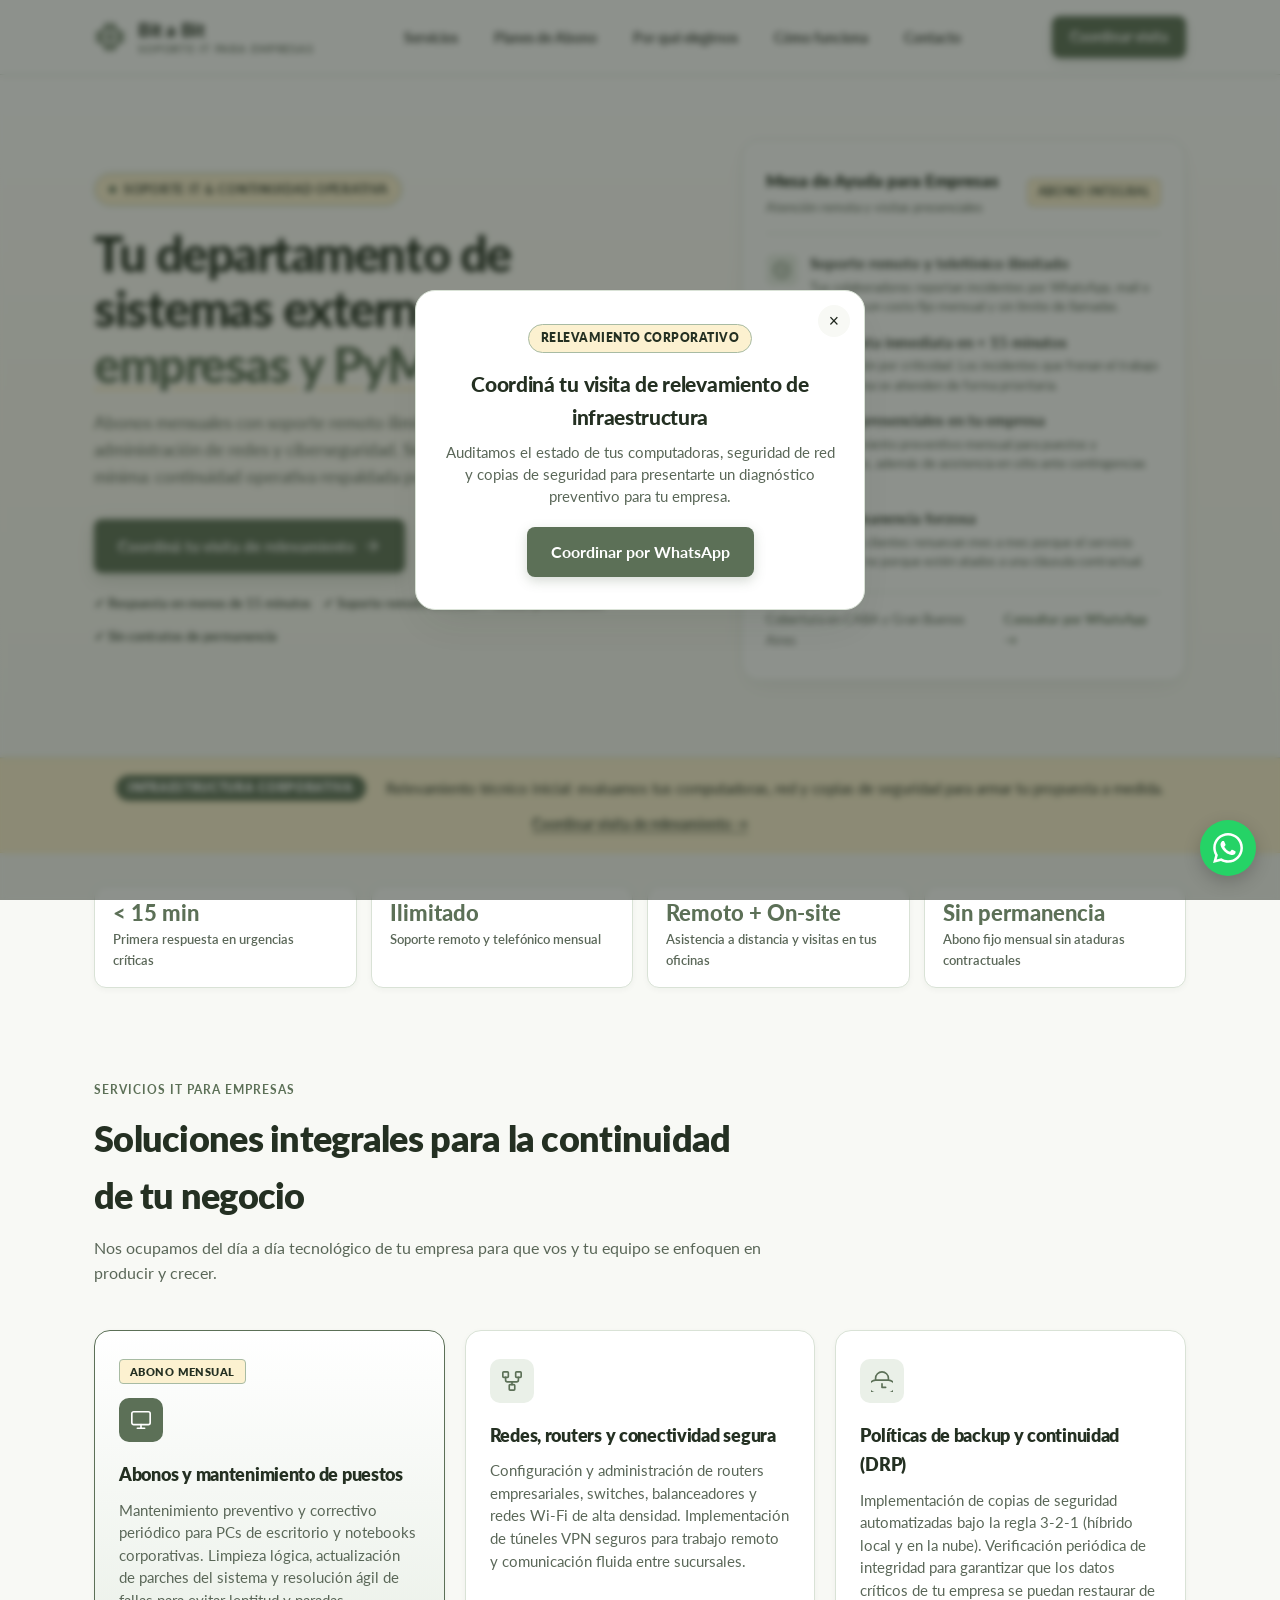
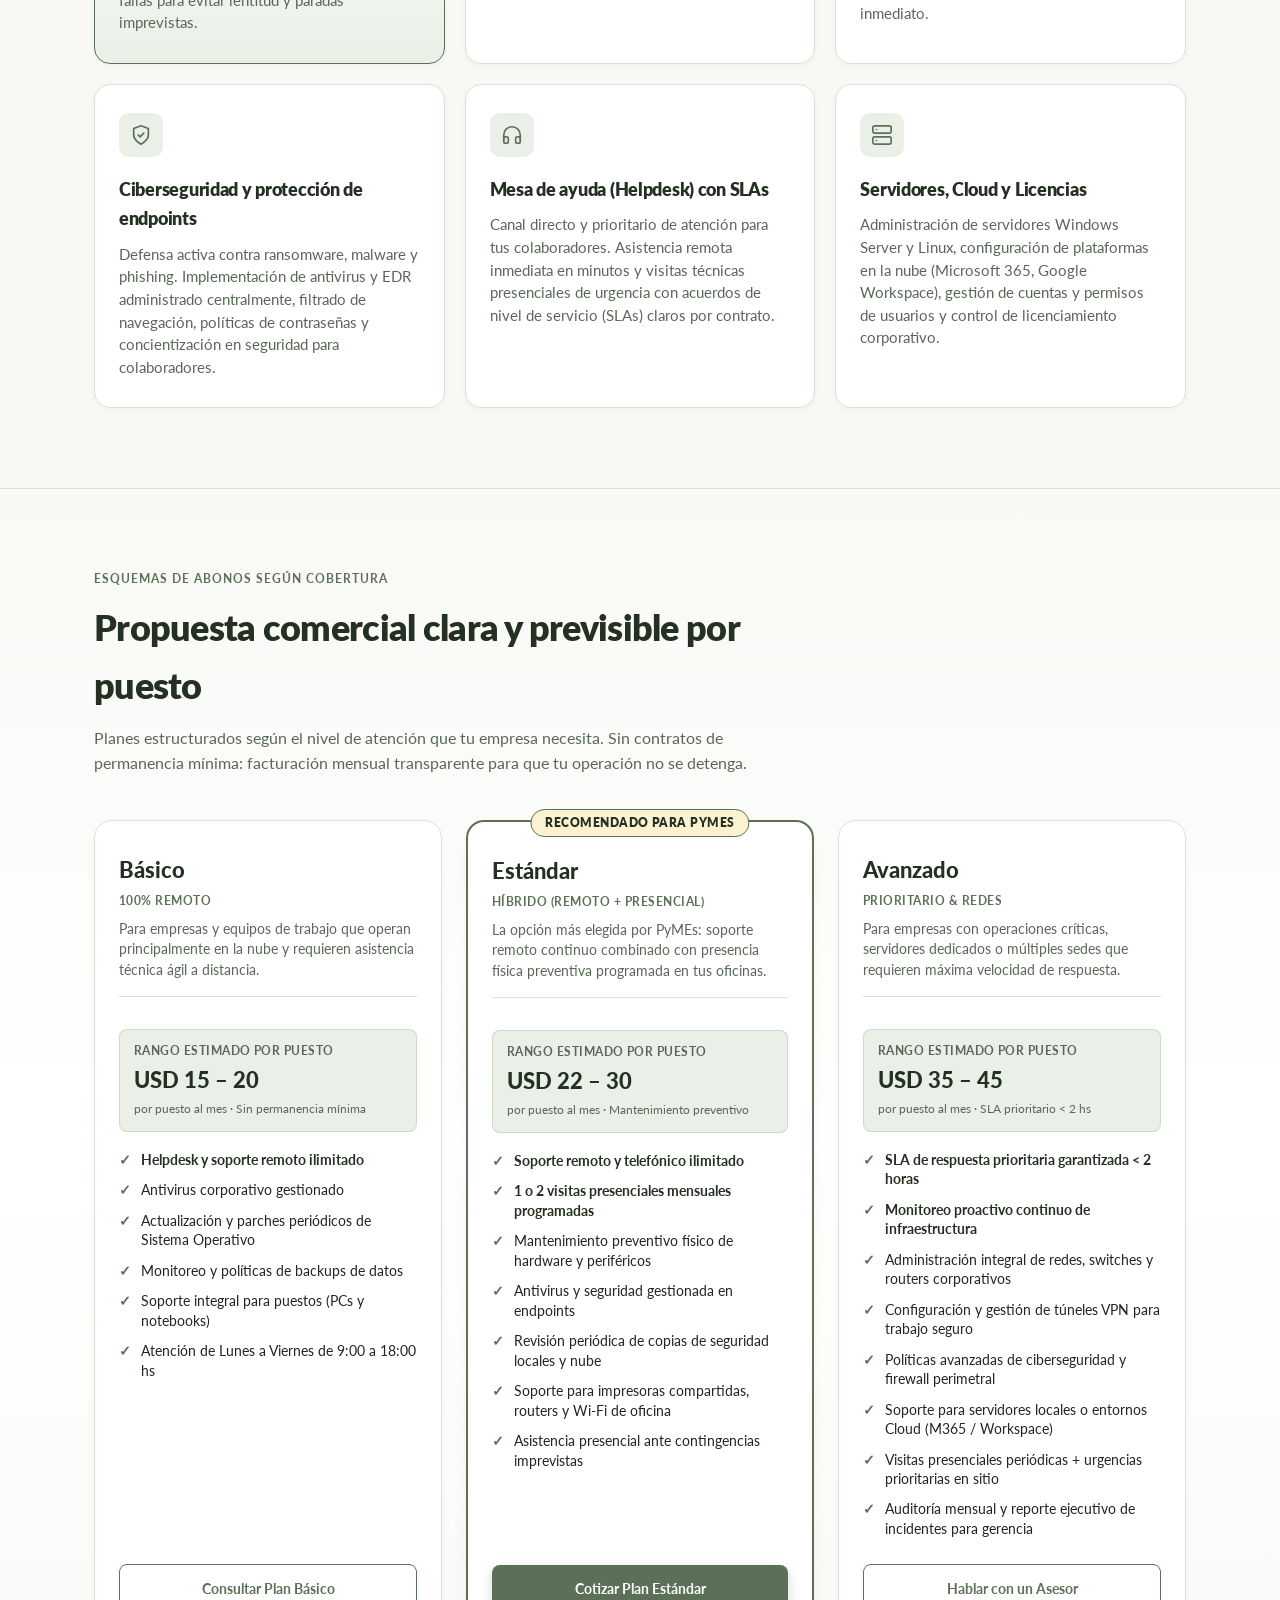
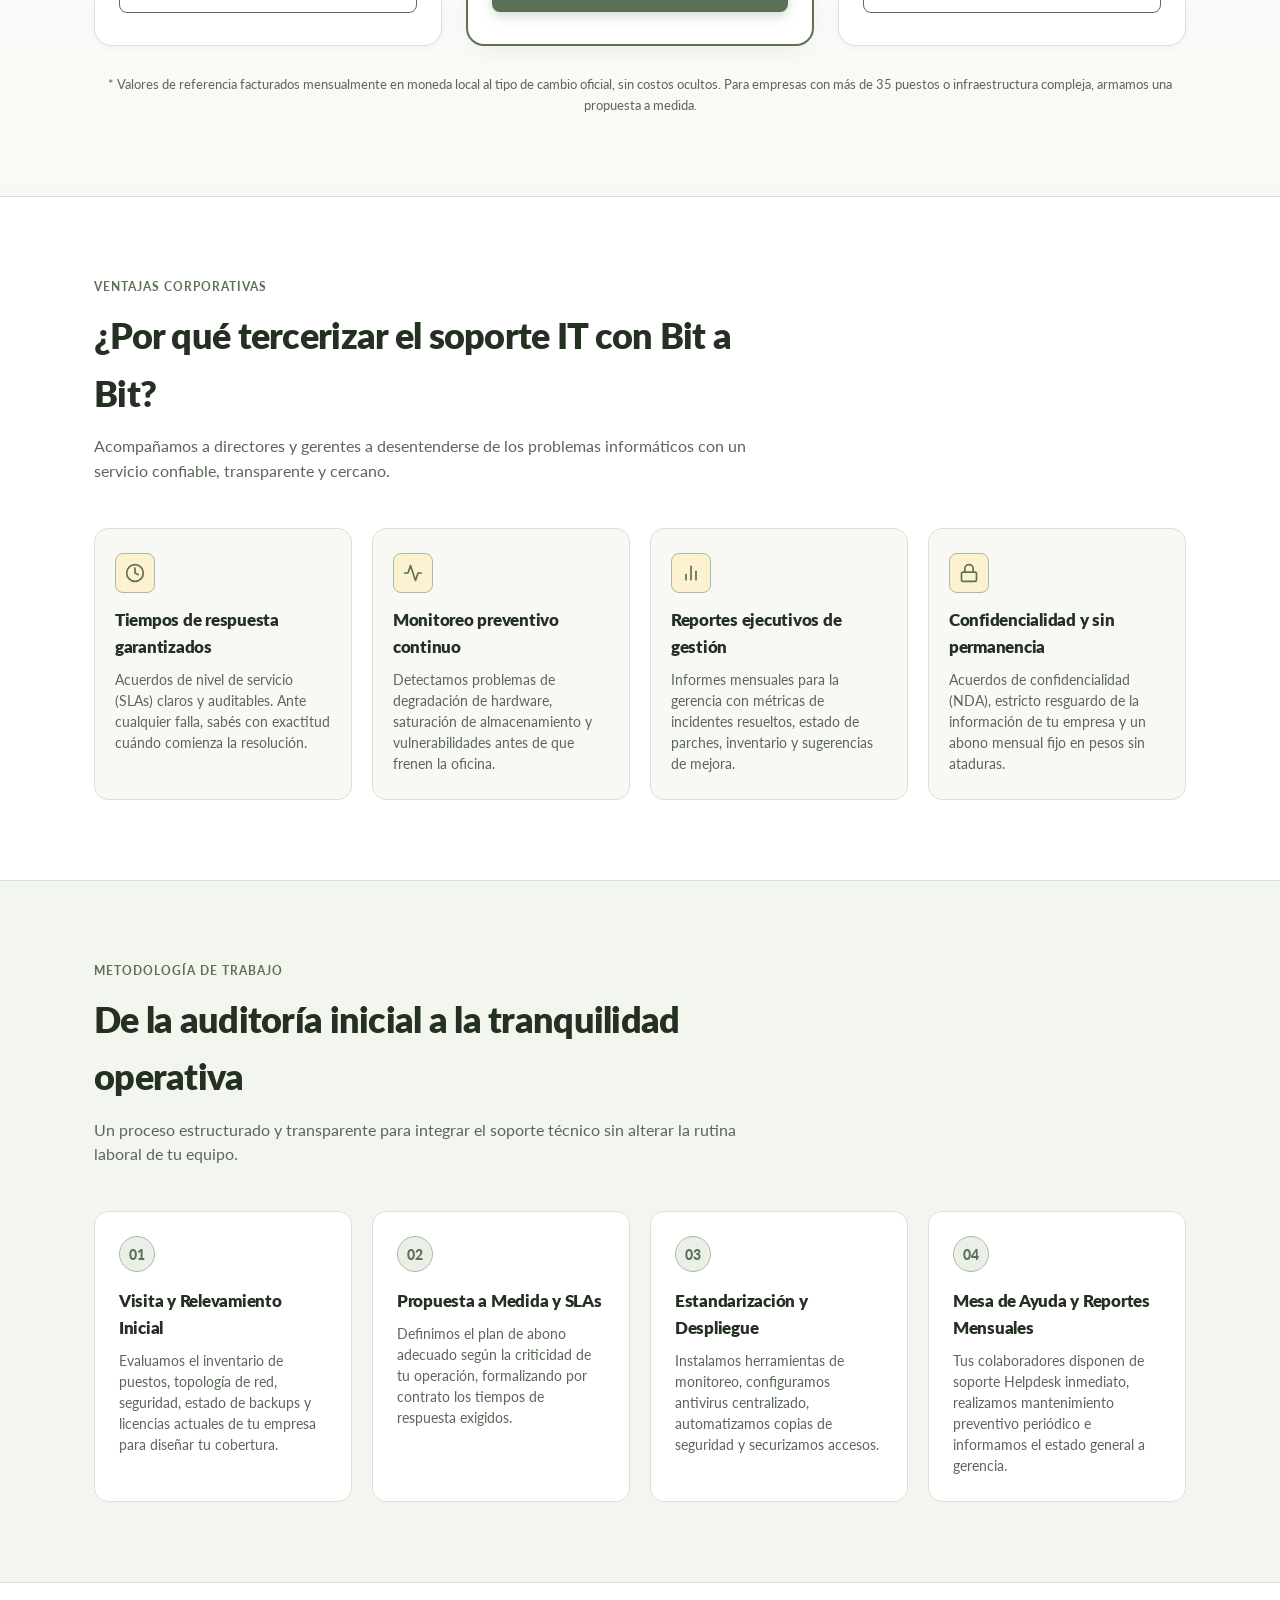
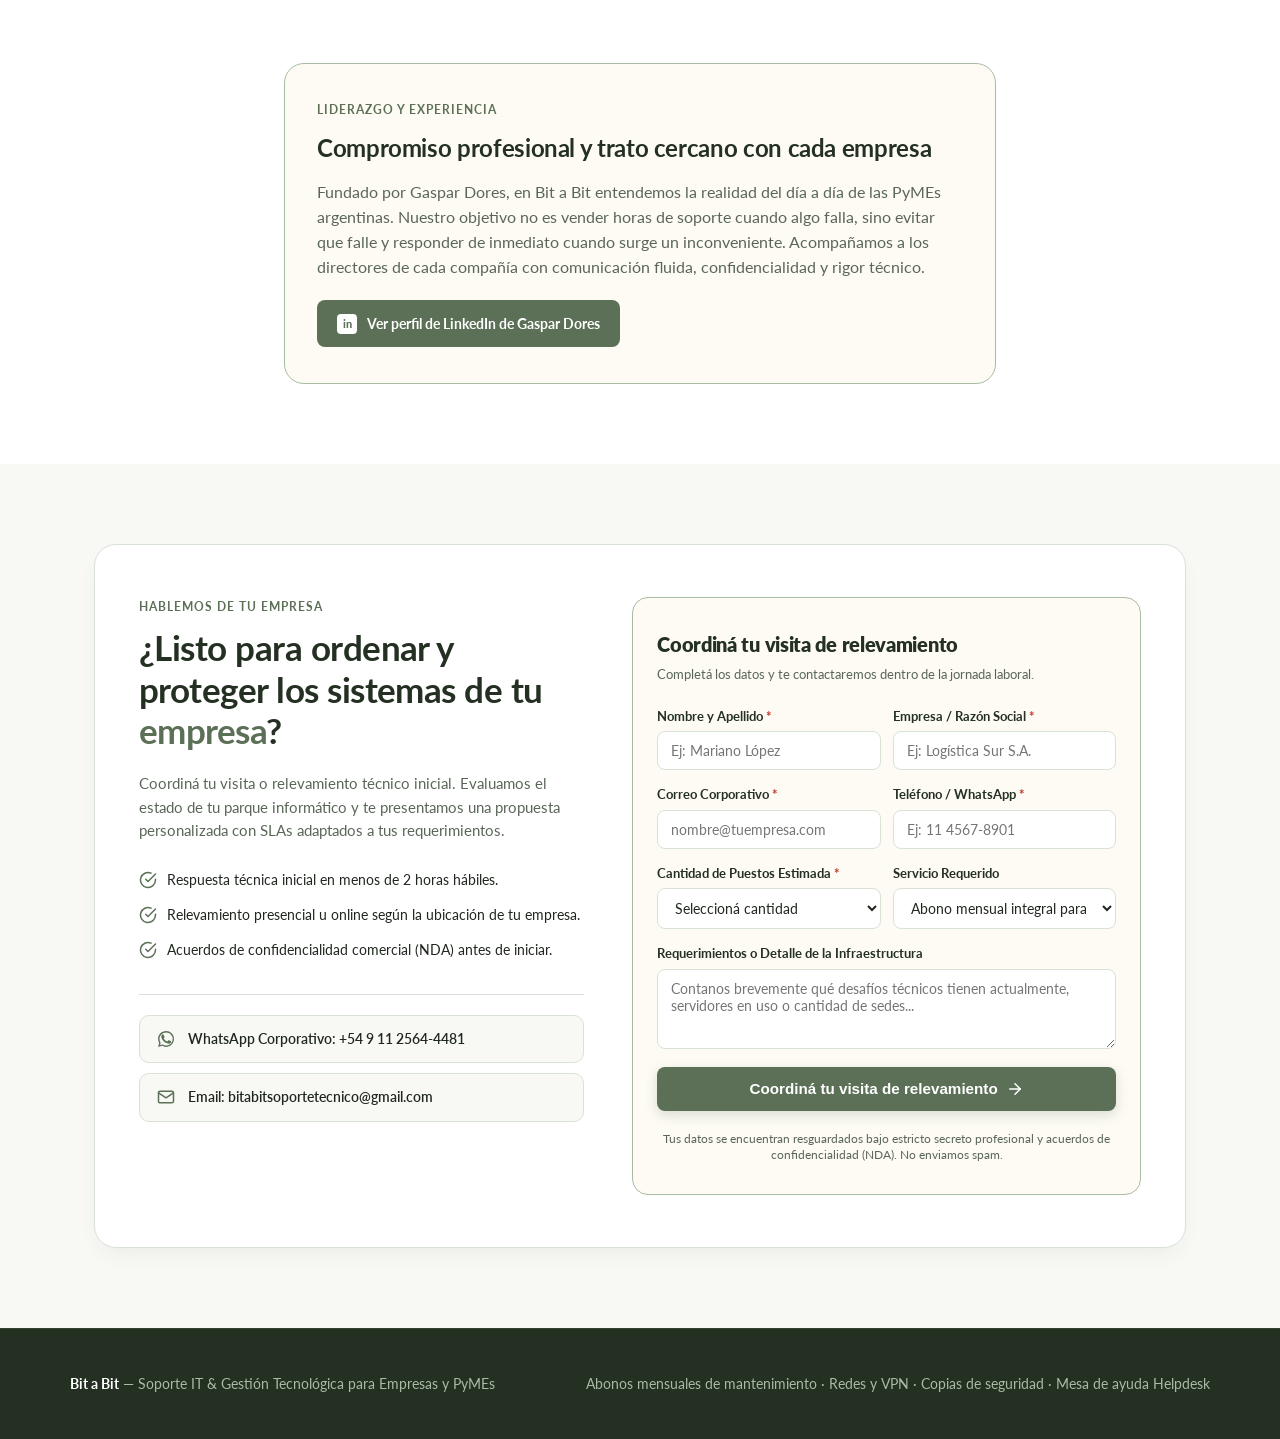
<file: index.html>
<!DOCTYPE html>
<html lang="es">
<head>
<meta charset="UTF-8">
<meta name="viewport" content="width=device-width, initial-scale=1.0">
<title>Bit a Bit — Soporte Técnico IT y Mantenimiento para Empresas y PyMEs</title>
<meta name="description" content="Tu departamento de sistemas externo. Abonos mensuales de soporte IT, mesa de ayuda con SLAs garantizados, mantenimiento preventivo de puestos, redes, backups y ciberseguridad para PyMEs en CABA y GBA.">
<link rel="icon" type="image/svg+xml" href="data:image/svg+xml,%3Csvg xmlns='http://www.w3.org/2000/svg' viewBox='0 0 24 24' fill='none' stroke='%235C7057' stroke-width='1.8' stroke-linecap='round' stroke-linejoin='round'%3E%3Crect width='100%25' height='100%25' fill='%23F8F9F5'/%3E%3Crect x='6' y='6' width='12' height='12' rx='2'/%3E%3Crect x='9.5' y='9.5' width='5' height='5' fill='%235C7057' stroke='none'/%3E%3Cpath d='M9 2v4M12 2v4M15 2v4M9 18v4M12 18v4M15 18v4M2 9h4M2 12h4M2 15h4M18 9h4M18 12h4M18 15h4'/%3E%3C/svg%3E">
<link rel="preconnect" href="https://fonts.googleapis.com">
<link href="https://fonts.googleapis.com/css2?family=Lato:wght@400;600;700;900&display=swap" rel="stylesheet">
<link rel="stylesheet" href="bit-a-bit.css">

<!-- Google Tag Manager -->
<script>(function(w,d,s,l,i){w[l]=w[l]||[];w[l].push({'gtm.start':
new Date().getTime(),event:'gtm.js'});var f=d.getElementsByTagName(s)[0],
j=d.createElement(s),dl=l!='dataLayer'?'&l='+l:'';j.async=true;j.src=
'https://www.googletagmanager.com/gtm.js?id='+i+dl;f.parentNode.insertBefore(j,f);
})(window,document,'script','dataLayer','GTM-MMN7HMH4');</script>
<!-- End Google Tag Manager -->

<!-- Google Analytics / Ads -->
<script async src="https://www.googletagmanager.com/gtag/js?id=AW-18356510263"></script>
<script>
  window.dataLayer = window.dataLayer || [];
  function gtag(){dataLayer.push(arguments);}
  gtag('js', new Date());
  gtag('config', 'AW-18356510263');
</script>
</head>
<body>
<!-- Google Tag Manager (noscript) -->
<noscript><iframe src="https://www.googletagmanager.com/ns.html?id=GTM-MMN7HMH4"
height="0" width="0" style="display:none;visibility:hidden"></iframe></noscript>
<!-- End Google Tag Manager (noscript) -->

<!-- ==========================================================================
     HEADER / NAVEGACIÓN
     ========================================================================== -->
<header>
  <div class="nav">
    <a href="index.html" class="logo" aria-label="Bit a Bit - Inicio">
      <svg class="logo-mark" viewBox="0 0 24 24" fill="none" stroke="currentColor" stroke-width="1.8" stroke-linecap="round" stroke-linejoin="round" aria-hidden="true">
        <rect x="6" y="6" width="12" height="12" rx="2"/>
        <rect x="9.5" y="9.5" width="5" height="5" fill="currentColor" stroke="none"/>
        <path d="M9 2v4M12 2v4M15 2v4M9 18v4M12 18v4M15 18v4M2 9h4M2 12h4M2 15h4M18 9h4M18 12h4M18 15h4"/>
      </svg>
      <div class="logo-text">
        <span class="logo-name">Bit a Bit</span>
        <span class="logo-sub">Soporte IT para Empresas</span>
      </div>
    </a>
    <ul class="nav-links">
      <li><a href="#servicios">Servicios</a></li>
      <li><a href="#planes">Planes de Abono</a></li>
      <li><a href="#ventajas">Por qué elegirnos</a></li>
      <li><a href="#proceso">Cómo funciona</a></li>
      <li><a href="#contacto">Contacto</a></li>
    </ul>
    <a href="#contacto" class="nav-cta">Coordinar visita</a>
  </div>
</header>

<!-- ==========================================================================
     HERO SECTION
     ========================================================================== -->
<section class="hero">
  <div class="wrap hero-grid">
    <div>
      <div class="hero-badge">Soporte IT & Continuidad Operativa</div>
      <h1>Tu departamento de sistemas externo para <span>empresas y PyMEs</span>.</h1>
      <p>Abonos mensuales con soporte remoto ilimitado, visitas presenciales, administración de redes y ciberseguridad. Sin contratos de permanencia mínima: continuidad operativa respaldada por resultados reales.</p>
      
      <div class="btn-row">
        <a href="#contacto" class="btn-primary">
          <span>Coordiná tu visita de relevamiento</span>
          <svg width="18" height="18" viewBox="0 0 24 24" fill="none" stroke="currentColor" stroke-width="2" stroke-linecap="round" stroke-linejoin="round"><line x1="5" y1="12" x2="19" y2="12"/><polyline points="12 5 19 12 12 19"/></svg>
        </a>
        <a href="#planes" class="btn-ghost">Ver planes de abono</a>
      </div>

      <div class="hero-note">
        <span>✓ Respuesta en menos de 15 minutos</span>
        <span>✓ Soporte remoto ilimitado + visitas presenciales</span>
        <span>✓ Sin contratos de permanencia</span>
      </div>
    </div>

    <!-- TARJETA DE COBERTURA Y GARANTÍAS DE SERVICIO (ESTILO HELPIT / ONDRA) -->
    <div class="service-guarantee-card">
      <div class="guarantee-header">
        <div>
          <div class="guarantee-title">Mesa de Ayuda para Empresas</div>
          <div style="font-size:0.8rem;color:var(--text-muted);margin-top:2px;">Atención remota y visitas presenciales</div>
        </div>
        <span class="guarantee-badge">Abono Integral</span>
      </div>

      <ul class="guarantee-list">
        <li class="guarantee-item">
          <div class="guarantee-icon">
            <svg viewBox="0 0 24 24" fill="none" stroke="currentColor" stroke-width="2" stroke-linecap="round" stroke-linejoin="round"><path d="M22 11.08V12a10 10 0 1 1-5.93-9.14"/><polyline points="22 4 12 14.01 9 11.01"/></svg>
          </div>
          <div>
            <strong>Soporte remoto y telefónico ilimitado</strong>
            <p>Tus colaboradores reportan incidentes por WhatsApp, mail o teléfono con costo fijo mensual y sin límite de llamadas.</p>
          </div>
        </li>

        <li class="guarantee-item">
          <div class="guarantee-icon">
            <svg viewBox="0 0 24 24" fill="none" stroke="currentColor" stroke-width="2" stroke-linecap="round" stroke-linejoin="round"><circle cx="12" cy="12" r="10"/><polyline points="12 6 12 12 16 14"/></svg>
          </div>
          <div>
            <strong>Respuesta inmediata en &lt; 15 minutos</strong>
            <p>Priorización por criticidad. Los incidentes que frenan el trabajo de la oficina se atienden de forma prioritaria.</p>
          </div>
        </li>

        <li class="guarantee-item">
          <div class="guarantee-icon">
            <svg viewBox="0 0 24 24" fill="none" stroke="currentColor" stroke-width="2" stroke-linecap="round" stroke-linejoin="round"><rect x="2" y="3" width="20" height="14" rx="2"/><line x1="8" y1="21" x2="16" y2="21"/><line x1="12" y1="17" x2="12" y2="21"/></svg>
          </div>
          <div>
            <strong>Visitas presenciales en tu empresa</strong>
            <p>Mantenimiento preventivo mensual para puestos y servidores, además de asistencia en sitio ante contingencias físicas.</p>
          </div>
        </li>

        <li class="guarantee-item">
          <div class="guarantee-icon">
            <svg viewBox="0 0 24 24" fill="none" stroke="currentColor" stroke-width="2" stroke-linecap="round" stroke-linejoin="round"><path d="M12 22s8-4 8-10V5l-8-3-8 3v7c0 6 8 10 8 10z"/></svg>
          </div>
          <div>
            <strong>Sin permanencia forzosa</strong>
            <p>Nuestros clientes renuevan mes a mes porque el servicio funciona, no porque estén atados a una cláusula contractual.</p>
          </div>
        </li>
      </ul>

      <div class="guarantee-footer">
        <span style="font-size:0.82rem;color:var(--text-muted);">Cobertura en CABA y Gran Buenos Aires</span>
        <!-- PERSONALIZAR: Teléfono WhatsApp de contacto rápido -->
        <a href="https://wa.me/5491125644481?text=Hola%20Bit%20a%20Bit,%20quisiera%20consultar%20por%20la%20cobertura%20de%20soporte%20IT%20para%20mi%20empresa" target="_blank" rel="noopener">
          Consultar por WhatsApp →
        </a>
      </div>
    </div>
  </div>
</section>

<!-- ==========================================================================
     STRIP DE OFERTA / RELEVAMIENTO (CREMA CÁLIDO)
     ========================================================================== -->
<section class="offer">
  <div class="wrap offer-inner">
    <span class="offer-badge">Infraestructura Corporativa</span>
    <p>Relevamiento técnico inicial: evaluamos tus computadoras, red y copias de seguridad para armar tu propuesta a medida.</p>
    <!-- PERSONALIZAR: Enlace wa.me -->
    <a href="https://wa.me/5491125644481?text=Hola%20Bit%20a%20Bit,%20quisiera%20coordinar%20una%20visita%20de%20relevamiento%20para%20mi%20empresa" target="_blank" rel="noopener" class="offer-link">Coordinar visita de relevamiento →</a>
  </div>
</section>

<!-- ==========================================================================
     MÉTRICAS / CONFIANZA B2B
     ========================================================================== -->
<section class="trust-strip">
  <div class="wrap trust-strip-inner">
    <div class="trust-pill">
      <strong>&lt; 15 min</strong>
      <span>Primera respuesta en urgencias críticas</span>
    </div>
    <div class="trust-pill">
      <strong>Ilimitado</strong>
      <span>Soporte remoto y telefónico mensual</span>
    </div>
    <div class="trust-pill">
      <strong>Remoto + On-site</strong>
      <span>Asistencia a distancia y visitas en tus oficinas</span>
    </div>
    <div class="trust-pill">
      <strong>Sin permanencia</strong>
      <span>Abono fijo mensual sin ataduras contractuales</span>
    </div>
  </div>
</section>

<!-- ==========================================================================
     SERVICIOS CORPORATIVOS
     ========================================================================== -->
<section id="servicios">
  <div class="wrap">
    <div class="section-head">
      <div class="section-eyebrow">Servicios IT para Empresas</div>
      <h2>Soluciones integrales para la continuidad de tu negocio</h2>
      <p>Nos ocupamos del día a día tecnológico de tu empresa para que vos y tu equipo se enfoquen en producir y crecer.</p>
    </div>

    <div class="services-grid">
      <!-- 1. Abonos y mantenimiento de puestos -->
      <div class="service-card featured">
        <span class="tag">Abono mensual</span>
        <div class="service-icon">
          <svg viewBox="0 0 24 24" fill="none" stroke="currentColor" stroke-width="1.8" stroke-linecap="round" stroke-linejoin="round">
            <rect x="2" y="3" width="20" height="14" rx="2"/>
            <line x1="8" y1="21" x2="16" y2="21"/>
            <line x1="12" y1="17" x2="12" y2="21"/>
          </svg>
        </div>
        <h3>Abonos y mantenimiento de puestos</h3>
        <p>Mantenimiento preventivo y correctivo periódico para PCs de escritorio y notebooks corporativas. Limpieza lógica, actualización de parches del sistema y resolución ágil de fallas para evitar lentitud y paradas imprevistas.</p>
      </div>

      <!-- 2. Redes, routers y VPN segura -->
      <div class="service-card">
        <div class="service-icon">
          <svg viewBox="0 0 24 24" fill="none" stroke="currentColor" stroke-width="1.8" stroke-linecap="round" stroke-linejoin="round">
            <rect x="2" y="2" width="6" height="6" rx="1"/>
            <rect x="16" y="2" width="6" height="6" rx="1"/>
            <rect x="9" y="16" width="6" height="6" rx="1"/>
            <path d="M5 8v3a2 2 0 0 0 2 2h10a2 2 0 0 0 2-2V8"/>
            <path d="M12 13v3"/>
          </svg>
        </div>
        <h3>Redes, routers y conectividad segura</h3>
        <p>Configuración y administración de routers empresariales, switches, balanceadores y redes Wi-Fi de alta densidad. Implementación de túneles VPN seguros para trabajo remoto y comunicación fluida entre sucursales.</p>
      </div>

      <!-- 3. Backups y continuidad de negocio -->
      <div class="service-card">
        <div class="service-icon">
          <svg viewBox="0 0 24 24" fill="none" stroke="currentColor" stroke-width="1.8" stroke-linecap="round" stroke-linejoin="round">
            <path d="M19 11H5m14 0a7 7 0 0 1 0 14H5a7 7 0 0 1 0-14m14 0V9a7 7 0 0 0-14 0v2"/>
            <polyline points="12 15 12 19 16 19"/>
          </svg>
        </div>
        <h3>Políticas de backup y continuidad (DRP)</h3>
        <p>Implementación de copias de seguridad automatizadas bajo la regla 3-2-1 (híbrido local y en la nube). Verificación periódica de integridad para garantizar que los datos críticos de tu empresa se puedan restaurar de inmediato.</p>
      </div>

      <!-- 4. Ciberseguridad para empresas -->
      <div class="service-card">
        <div class="service-icon">
          <svg viewBox="0 0 24 24" fill="none" stroke="currentColor" stroke-width="1.8" stroke-linecap="round" stroke-linejoin="round">
            <path d="M12 22s8-4 8-10V5l-8-3-8 3v7c0 6 8 10 8 10z"/>
            <path d="m9 12 2 2 4-4"/>
          </svg>
        </div>
        <h3>Ciberseguridad y protección de endpoints</h3>
        <p>Defensa activa contra ransomware, malware y phishing. Implementación de antivirus y EDR administrado centralmente, filtrado de navegación, políticas de contraseñas y concientización en seguridad para colaboradores.</p>
      </div>

      <!-- 5. Mesa de ayuda Helpdesk con SLAs -->
      <div class="service-card">
        <div class="service-icon">
          <svg viewBox="0 0 24 24" fill="none" stroke="currentColor" stroke-width="1.8" stroke-linecap="round" stroke-linejoin="round">
            <path d="M3 18v-6a9 9 0 0 1 18 0v6"/>
            <path d="M21 19a2 2 0 0 1-2 2h-1a2 2 0 0 1-2-2v-3a2 2 0 0 1 2-2h3zM3 19a2 2 0 0 0 2 2h1a2 2 0 0 0 2-2v-3a2 2 0 0 0-2-2H3z"/>
          </svg>
        </div>
        <h3>Mesa de ayuda (Helpdesk) con SLAs</h3>
        <p>Canal directo y prioritario de atención para tus colaboradores. Asistencia remota inmediata en minutos y visitas técnicas presenciales de urgencia con acuerdos de nivel de servicio (SLAs) claros por contrato.</p>
      </div>

      <!-- 6. Servidores, Cloud y Licenciamiento -->
      <div class="service-card">
        <div class="service-icon">
          <svg viewBox="0 0 24 24" fill="none" stroke="currentColor" stroke-width="1.8" stroke-linecap="round" stroke-linejoin="round">
            <rect x="2" y="2" width="20" height="8" rx="2" ry="2"/>
            <rect x="2" y="14" width="20" height="8" rx="2" ry="2"/>
            <line x1="6" y1="6" x2="6.01" y2="6"/>
            <line x1="6" y1="18" x2="6.01" y2="18"/>
          </svg>
        </div>
        <h3>Servidores, Cloud y Licencias</h3>
        <p>Administración de servidores Windows Server y Linux, configuración de plataformas en la nube (Microsoft 365, Google Workspace), gestión de cuentas y permisos de usuarios y control de licenciamiento corporativo.</p>
      </div>
    </div>
  </div>
</section>

<!-- ==========================================================================
     PROPUESTA DE ABONOS / PLANES (3 ESQUEMAS SEGÚN COBERTURA)
     ========================================================================== -->
<section id="planes" class="plans-section">
  <div class="wrap">
    <div class="section-head">
      <div class="section-eyebrow">Esquemas de Abonos según Cobertura</div>
      <h2>Propuesta comercial clara y previsible por puesto</h2>
      <p>Planes estructurados según el nivel de atención que tu empresa necesita. Sin contratos de permanencia mínima: facturación mensual transparente para que tu operación no se detenga.</p>
    </div>

    <div class="pricing-grid">
      <!-- NIVEL 1: BÁSICO (100% REMOTO) -->
      <div class="plan-card">
        <div class="plan-header">
          <div class="plan-name">Básico</div>
          <div class="plan-target">100% Remoto</div>
          <p class="plan-desc">Para empresas y equipos de trabajo que operan principalmente en la nube y requieren asistencia técnica ágil a distancia.</p>
        </div>
        <div class="plan-price-box">
          <div class="plan-price-label">Rango estimado por puesto</div>
          <div class="plan-price-val">USD 15 – 20</div>
          <div class="plan-price-sub">por puesto al mes · Sin permanencia mínima</div>
        </div>
        <ul class="plan-features">
          <li class="highlight">Helpdesk y soporte remoto ilimitado</li>
          <li>Antivirus corporativo gestionado</li>
          <li>Actualización y parches periódicos de Sistema Operativo</li>
          <li>Monitoreo y políticas de backups de datos</li>
          <li>Soporte integral para puestos (PCs y notebooks)</li>
          <li>Atención de Lunes a Viernes de 9:00 a 18:00 hs</li>
        </ul>
        <a href="#contacto" class="plan-cta">Consultar Plan Básico</a>
      </div>

      <!-- NIVEL 2: ESTÁNDAR (HÍBRIDO - RECOMENDADO) -->
      <div class="plan-card featured">
        <span class="plan-badge">Recomendado para PyMEs</span>
        <div class="plan-header">
          <div class="plan-name">Estándar</div>
          <div class="plan-target">Híbrido (Remoto + Presencial)</div>
          <p class="plan-desc">La opción más elegida por PyMEs: soporte remoto continuo combinado con presencia física preventiva programada en tus oficinas.</p>
        </div>
        <div class="plan-price-box">
          <div class="plan-price-label">Rango estimado por puesto</div>
          <div class="plan-price-val">USD 22 – 30</div>
          <div class="plan-price-sub">por puesto al mes · Mantenimiento preventivo</div>
        </div>
        <ul class="plan-features">
          <li class="highlight">Soporte remoto y telefónico ilimitado</li>
          <li class="highlight">1 o 2 visitas presenciales mensuales programadas</li>
          <li>Mantenimiento preventivo físico de hardware y periféricos</li>
          <li>Antivirus y seguridad gestionada en endpoints</li>
          <li>Revisión periódica de copias de seguridad locales y nube</li>
          <li>Soporte para impresoras compartidas, routers y Wi-Fi de oficina</li>
          <li>Asistencia presencial ante contingencias imprevistas</li>
        </ul>
        <a href="#contacto" class="plan-cta">Cotizar Plan Estándar</a>
      </div>

      <!-- NIVEL 3: AVANZADO (PRIORITARIO / REDES) -->
      <div class="plan-card">
        <div class="plan-header">
          <div class="plan-name">Avanzado</div>
          <div class="plan-target">Prioritario & Redes</div>
          <p class="plan-desc">Para empresas con operaciones críticas, servidores dedicados o múltiples sedes que requieren máxima velocidad de respuesta.</p>
        </div>
        <div class="plan-price-box">
          <div class="plan-price-label">Rango estimado por puesto</div>
          <div class="plan-price-val">USD 35 – 45</div>
          <div class="plan-price-sub">por puesto al mes · SLA prioritario &lt; 2 hs</div>
        </div>
        <ul class="plan-features">
          <li class="highlight">SLA de respuesta prioritaria garantizada &lt; 2 horas</li>
          <li class="highlight">Monitoreo proactivo continuo de infraestructura</li>
          <li>Administración integral de redes, switches y routers corporativos</li>
          <li>Configuración y gestión de túneles VPN para trabajo seguro</li>
          <li>Políticas avanzadas de ciberseguridad y firewall perimetral</li>
          <li>Soporte para servidores locales o entornos Cloud (M365 / Workspace)</li>
          <li>Visitas presenciales periódicas + urgencias prioritarias en sitio</li>
          <li>Auditoría mensual y reporte ejecutivo de incidentes para gerencia</li>
        </ul>
        <a href="#contacto" class="plan-cta">Hablar con un Asesor</a>
      </div>
    </div>

    <!-- Nota aclaratoria sobre facturación -->
    <div style="margin-top:28px;text-align:center;font-size:0.82rem;color:var(--text-muted);">
      * Valores de referencia facturados mensualmente en moneda local al tipo de cambio oficial, sin costos ocultos. Para empresas con más de 35 puestos o infraestructura compleja, armamos una propuesta a medida.
    </div>
  </div>
</section>

<!-- ==========================================================================
     POR QUÉ ELEGIRNOS / VENTAJAS B2B
     ========================================================================== -->
<section id="ventajas" class="ventajas-section">
  <div class="wrap">
    <div class="section-head">
      <div class="section-eyebrow">Ventajas Corporativas</div>
      <h2>¿Por qué tercerizar el soporte IT con Bit a Bit?</h2>
      <p>Acompañamos a directores y gerentes a desentenderse de los problemas informáticos con un servicio confiable, transparente y cercano.</p>
    </div>

    <div class="ventajas-grid">
      <!-- 1. SLAs Definidos -->
      <div class="ventaja-card">
        <div class="ventaja-icon">
          <svg viewBox="0 0 24 24" fill="none" stroke="currentColor" stroke-width="2" stroke-linecap="round" stroke-linejoin="round">
            <circle cx="12" cy="12" r="10"/>
            <polyline points="12 6 12 12 16 14"/>
          </svg>
        </div>
        <h3>Tiempos de respuesta garantizados</h3>
        <p>Acuerdos de nivel de servicio (SLAs) claros y auditables. Ante cualquier falla, sabés con exactitud cuándo comienza la resolución.</p>
      </div>

      <!-- 2. Monitoreo Proactivo -->
      <div class="ventaja-card">
        <div class="ventaja-icon">
          <svg viewBox="0 0 24 24" fill="none" stroke="currentColor" stroke-width="2" stroke-linecap="round" stroke-linejoin="round">
            <polyline points="22 12 18 12 15 21 9 3 6 12 2 12"/>
          </svg>
        </div>
        <h3>Monitoreo preventivo continuo</h3>
        <p>Detectamos problemas de degradación de hardware, saturación de almacenamiento y vulnerabilidades antes de que frenen la oficina.</p>
      </div>

      <!-- 3. Reportes Periódicos -->
      <div class="ventaja-card">
        <div class="ventaja-icon">
          <svg viewBox="0 0 24 24" fill="none" stroke="currentColor" stroke-width="2" stroke-linecap="round" stroke-linejoin="round">
            <line x1="18" y1="20" x2="18" y2="10"/>
            <line x1="12" y1="20" x2="12" y2="4"/>
            <line x1="6" y1="20" x2="6" y2="14"/>
          </svg>
        </div>
        <h3>Reportes ejecutivos de gestión</h3>
        <p>Informes mensuales para la gerencia con métricas de incidentes resueltos, estado de parches, inventario y sugerencias de mejora.</p>
      </div>

      <!-- 4. Confidencialidad y Sin Ataduras -->
      <div class="ventaja-card">
        <div class="ventaja-icon">
          <svg viewBox="0 0 24 24" fill="none" stroke="currentColor" stroke-width="2" stroke-linecap="round" stroke-linejoin="round">
            <rect x="3" y="11" width="18" height="11" rx="2" ry="2"/>
            <path d="M7 11V7a5 5 0 0 1 10 0v4"/>
          </svg>
        </div>
        <h3>Confidencialidad y sin permanencia</h3>
        <p>Acuerdos de confidencialidad (NDA), estricto resguardo de la información de tu empresa y un abono mensual fijo en pesos sin ataduras.</p>
      </div>
    </div>
  </div>
</section>

<!-- ==========================================================================
     METODOLOGÍA (CÓMO FUNCIONA)
     ========================================================================== -->
<section class="process" id="proceso">
  <div class="wrap">
    <div class="section-head">
      <div class="section-eyebrow">Metodología de Trabajo</div>
      <h2>De la auditoría inicial a la tranquilidad operativa</h2>
      <p>Un proceso estructurado y transparente para integrar el soporte técnico sin alterar la rutina laboral de tu equipo.</p>
    </div>
    <div class="steps">
      <div class="step">
        <div class="step-num">01</div>
        <h3>Visita y Relevamiento Inicial</h3>
        <p>Evaluamos el inventario de puestos, topología de red, seguridad, estado de backups y licencias actuales de tu empresa para diseñar tu cobertura.</p>
      </div>
      <div class="step">
        <div class="step-num">02</div>
        <h3>Propuesta a Medida y SLAs</h3>
        <p>Definimos el plan de abono adecuado según la criticidad de tu operación, formalizando por contrato los tiempos de respuesta exigidos.</p>
      </div>
      <div class="step">
        <div class="step-num">03</div>
        <h3>Estandarización y Despliegue</h3>
        <p>Instalamos herramientas de monitoreo, configuramos antivirus centralizado, automatizamos copias de seguridad y securizamos accesos.</p>
      </div>
      <div class="step">
        <div class="step-num">04</div>
        <h3>Mesa de Ayuda y Reportes Mensuales</h3>
        <p>Tus colaboradores disponen de soporte Helpdesk inmediato, realizamos mantenimiento preventivo periódico e informamos el estado general a gerencia.</p>
      </div>
    </div>
  </div>
</section>

<!-- ==========================================================================
     SOBRE LA DIRECCIÓN TÉCNICA
     ========================================================================== -->
<section class="about" id="nosotros">
  <div class="wrap about-inner">
    <div class="about-card">
      <div class="section-eyebrow">Liderazgo y Experiencia</div>
      <h2>Compromiso profesional y trato cercano con cada empresa</h2>
      <p>Fundado por Gaspar Dores, en Bit a Bit entendemos la realidad del día a día de las PyMEs argentinas. Nuestro objetivo no es vender horas de soporte cuando algo falla, sino evitar que falle y responder de inmediato cuando surge un inconveniente. Acompañamos a los directores de cada compañía con comunicación fluida, confidencialidad y rigor técnico.</p>
      <!-- PERSONALIZAR: Enlace al perfil de LinkedIn -->
      <a href="https://www.linkedin.com/in/gaspar-dores-20104b178/" target="_blank" rel="noopener" class="linkedin-btn">
        <span class="li-badge">in</span> Ver perfil de LinkedIn de Gaspar Dores
      </a>
    </div>
  </div>
</section>

<!-- ==========================================================================
     FORMULARIO DE CONTACTO / CONVERSIÓN B2B
     ========================================================================== -->
<section id="contacto">
  <div class="wrap">
    <div class="contact-b2b">
      <!-- Columna izquierda: Información corporativa y canales directos -->
      <div class="contact-info-col">
        <div>
          <div class="section-eyebrow">Hablemos de tu empresa</div>
          <h2>¿Listo para ordenar y proteger los sistemas de tu <span>empresa</span>?</h2>
        </div>
        <p>Coordiná tu visita o relevamiento técnico inicial. Evaluamos el estado de tu parque informático y te presentamos una propuesta personalizada con SLAs adaptados a tus requerimientos.</p>

        <ul class="contact-perks">
          <li>
            <svg viewBox="0 0 24 24" fill="none" stroke="currentColor" stroke-width="2" stroke-linecap="round" stroke-linejoin="round"><path d="M22 11.08V12a10 10 0 1 1-5.93-9.14"/><polyline points="22 4 12 14.01 9 11.01"/></svg>
            <span>Respuesta técnica inicial en menos de 2 horas hábiles.</span>
          </li>
          <li>
            <svg viewBox="0 0 24 24" fill="none" stroke="currentColor" stroke-width="2" stroke-linecap="round" stroke-linejoin="round"><path d="M22 11.08V12a10 10 0 1 1-5.93-9.14"/><polyline points="22 4 12 14.01 9 11.01"/></svg>
            <span>Relevamiento presencial u online según la ubicación de tu empresa.</span>
          </li>
          <li>
            <svg viewBox="0 0 24 24" fill="none" stroke="currentColor" stroke-width="2" stroke-linecap="round" stroke-linejoin="round"><path d="M22 11.08V12a10 10 0 1 1-5.93-9.14"/><polyline points="22 4 12 14.01 9 11.01"/></svg>
            <span>Acuerdos de confidencialidad comercial (NDA) antes de iniciar.</span>
          </li>
        </ul>

        <div class="contact-direct-channels">
          <!-- PERSONALIZAR: Teléfono WhatsApp Corporativo -->
          <a href="https://wa.me/5491125644481?text=Hola%20Bit%20a%20Bit,%20me%20comunico%20desde%20una%20empresa%20para%20consultar%20sobre%20los%20abonos%20de%20soporte%20IT" class="channel-link" target="_blank" rel="noopener">
            <svg viewBox="0 0 24 24" fill="currentColor"><path d="M17.47 14.38c-.29-.14-1.7-.84-1.96-.93-.26-.1-.46-.14-.65.14-.2.29-.75.93-.92 1.12-.17.2-.34.22-.63.08-.29-.15-1.22-.45-2.32-1.43-.86-.76-1.44-1.71-1.61-2-.17-.29-.02-.44.13-.59.13-.13.29-.34.44-.51.15-.17.2-.29.29-.48.1-.2.05-.37-.02-.51-.08-.15-.65-1.56-.89-2.14-.23-.56-.47-.48-.65-.49h-.56c-.2 0-.51.07-.78.37-.26.29-1.02 1-1.02 2.43s1.05 2.82 1.19 3.01c.15.2 2.06 3.14 4.99 4.4.7.3 1.24.48 1.66.61.7.22 1.34.19 1.84.12.56-.08 1.7-.7 1.94-1.37.24-.68.24-1.26.17-1.37-.07-.12-.26-.19-.55-.34z"/><path d="M12.04 2.5c-5.26 0-9.54 4.28-9.54 9.54 0 1.68.44 3.32 1.28 4.76L2.5 21.5l4.85-1.27a9.53 9.53 0 0 0 4.68 1.23h.01c5.26 0 9.54-4.28 9.54-9.54 0-2.55-.99-4.94-2.79-6.75a9.5 9.5 0 0 0-6.75-2.67zm0 17.32h-.01a7.9 7.9 0 0 1-4.03-1.1l-.29-.17-2.88.75.77-2.81-.19-.29a7.9 7.9 0 0 1-1.21-4.16c0-4.36 3.55-7.91 7.92-7.91 2.11 0 4.1.82 5.59 2.32a7.86 7.86 0 0 1 2.32 5.6c0 4.36-3.55 7.77-7.99 7.77z"/></svg>
            <span>WhatsApp Corporativo: +54 9 11 2564-4481</span>
          </a>

          <!-- Email corporativo de contacto -->
          <a href="mailto:bitabitsoportetecnico@gmail.com?subject=Consulta%20de%20Abono%20IT%20para%20Empresas" class="channel-link">
            <svg viewBox="0 0 24 24" fill="none" stroke="currentColor" stroke-width="1.8" stroke-linecap="round" stroke-linejoin="round"><rect x="3" y="5" width="18" height="14" rx="2"/><path d="m3 7 9 6 9-6"/></svg>
            <span>Email: bitabitsoportetecnico@gmail.com</span>
          </a>
        </div>
      </div>

      <!-- Columna derecha: Formulario B2B -->
      <div class="b2b-form-card">
        <h3>Coordiná tu visita de relevamiento</h3>
        <p class="form-sub">Completá los datos y te contactaremos dentro de la jornada laboral.</p>

        <form class="b2b-form" id="b2b-contact-form">
          <div class="form-row-2">
            <div class="form-group">
              <label for="b2b-name">Nombre y Apellido <span>*</span></label>
              <input type="text" id="b2b-name" name="name" class="form-control" placeholder="Ej: Mariano López" required>
            </div>
            <div class="form-group">
              <label for="b2b-company">Empresa / Razón Social <span>*</span></label>
              <input type="text" id="b2b-company" name="company" class="form-control" placeholder="Ej: Logística Sur S.A." required>
            </div>
          </div>

          <div class="form-row-2">
            <div class="form-group">
              <label for="b2b-email">Correo Corporativo <span>*</span></label>
              <input type="email" id="b2b-email" name="email" class="form-control" placeholder="nombre@tuempresa.com" required>
            </div>
            <div class="form-group">
              <label for="b2b-phone">Teléfono / WhatsApp <span>*</span></label>
              <input type="tel" id="b2b-phone" name="phone" class="form-control" placeholder="Ej: 11 4567-8901" required>
            </div>
          </div>

          <div class="form-row-2">
            <div class="form-group">
              <label for="b2b-workstations">Cantidad de Puestos Estimada <span>*</span></label>
              <select id="b2b-workstations" name="workstations" class="form-select" required>
                <option value="" disabled selected>Seleccioná cantidad</option>
                <option value="5 a 15 puestos">5 a 15 puestos de trabajo</option>
                <option value="16 a 35 puestos">16 a 35 puestos de trabajo</option>
                <option value="36 a 70 puestos">36 a 70 puestos de trabajo</option>
                <option value="Más de 70 puestos">Más de 70 puestos (Enterprise / Sucursales)</option>
              </select>
            </div>
            <div class="form-group">
              <label for="b2b-interest">Servicio Requerido</label>
              <select id="b2b-interest" name="interest" class="form-select">
                <option value="Abono mensual integral" selected>Abono mensual integral para puestos</option>
                <option value="Relevamiento y auditoría IT">Relevamiento y auditoría técnica inicial</option>
                <option value="Redes, conectividad y VPNs">Administración de redes, routers y VPN</option>
                <option value="Ciberseguridad y backups">Ciberseguridad y políticas de backup</option>
                <option value="Urgencia técnica puntual">Soporte técnico ante urgencia puntual</option>
              </select>
            </div>
          </div>

          <div class="form-group">
            <label for="b2b-message">Requerimientos o Detalle de la Infraestructura</label>
            <textarea id="b2b-message" name="message" class="form-textarea" placeholder="Contanos brevemente qué desafíos técnicos tienen actualmente, servidores en uso o cantidad de sedes..."></textarea>
          </div>

          <!-- Campo honeypot anti-spam -->
          <input type="text" name="b2b_website_token" class="review-honeypot" tabindex="-1" autocomplete="off" aria-hidden="true">

          <button type="submit" class="form-submit-btn" id="b2b-submit-btn">
            <span>Coordiná tu visita de relevamiento</span>
            <svg width="18" height="18" viewBox="0 0 24 24" fill="none" stroke="currentColor" stroke-width="2" stroke-linecap="round" stroke-linejoin="round"><line x1="5" y1="12" x2="19" y2="12"/><polyline points="12 5 19 12 12 19"/></svg>
          </button>

          <div class="form-feedback" id="b2b-feedback"></div>

          <p class="form-privacy-note">
            Tus datos se encuentran resguardados bajo estricto secreto profesional y acuerdos de confidencialidad (NDA). No enviamos spam.
          </p>
        </form>
      </div>
    </div>
  </div>
</section>

<!-- ==========================================================================
     POPUP DE CAPTACIÓN B2B
     ========================================================================== -->
<div id="welcome-popup" class="welcome-popup" hidden role="dialog" aria-modal="true" aria-labelledby="welcome-popup-title">
  <div class="welcome-popup-backdrop" data-close="true"></div>
  <div class="welcome-popup-card">
    <button class="welcome-popup-close" type="button" aria-label="Cerrar modal">×</button>
    <span class="welcome-popup-badge">Relevamiento Corporativo</span>
    <h3 id="welcome-popup-title">Coordiná tu visita de relevamiento de infraestructura</h3>
    <p>Auditamos el estado de tus computadoras, seguridad de red y copias de seguridad para presentarte un diagnóstico preventivo para tu empresa.</p>
    <!-- PERSONALIZAR: Enlace wa.me del popup -->
    <a href="https://wa.me/5491125644481?text=Hola%20Bit%20a%20Bit,%20quisiera%20coordinar%20una%20visita%20de%20relevamiento%20para%20mi%20empresa" class="welcome-popup-cta" target="_blank" rel="noopener" data-gtm-click="whatsapp-popup">
      Coordinar por WhatsApp
    </a>
  </div>
</div>

<!-- ==========================================================================
     BOTÓN FLOTANTE DE WHATSAPP CORPORATIVO
     ========================================================================== -->
<!-- PERSONALIZAR: Teléfono WhatsApp de atención corporativa -->
<a href="https://wa.me/5491125644481?text=Hola%20Bit%20a%20Bit,%20me%20comunico%20desde%20una%20empresa%20para%20consultar%20sobre%20el%20abono%20de%20soporte%20IT" 
   class="whatsapp-float" 
   target="_blank" 
   rel="noopener" 
   aria-label="Escribir por WhatsApp a soporte corporativo" 
   data-gtm-click="whatsapp-float">
  <svg xmlns="http://www.w3.org/2000/svg" width="30" height="30" viewBox="0 0 24 24" fill="#ffffff" aria-hidden="true">
    <path d="M.057 24l1.687-6.163c-1.041-1.804-1.588-3.849-1.587-5.946.003-6.556 5.338-11.891 11.893-11.891 3.181.001 6.167 1.24 8.413 3.488 2.245 2.248 3.481 5.236 3.48 8.414-.003 6.557-5.338 11.892-11.893 11.892-1.99-.001-3.951-.5-5.688-1.448l-6.305 1.654zm6.597-3.807c1.676.995 3.276 1.591 5.392 1.592 5.448 0 9.886-4.434 9.889-9.885.002-5.462-4.415-9.89-9.881-9.892-5.452 0-9.887 4.434-9.889 9.884-.001 2.225.651 3.891 1.746 5.634l-.999 3.648 3.742-.981zm11.387-5.464c-.074-.124-.272-.198-.57-.347-.297-.149-1.758-.868-2.031-.967-.272-.099-.47-.149-.669.149-.198.297-.768.967-.941 1.165-.173.198-.347.223-.644.074-.297-.149-1.255-.462-2.39-1.475-.883-.788-1.48-1.761-1.653-2.059-.173-.297-.018-.458.13-.606.134-.133.297-.347.446-.521.151-.172.2-.296.3-.495.099-.198.05-.372-.025-.521-.075-.148-.669-1.611-.916-2.206-.242-.579-.487-.501-.669-.51l-.57-.01c-.198 0-.52.074-.792.372s-1.04 1.016-1.04 2.479 1.065 2.876 1.213 3.074c.149.198 2.095 3.2 5.076 4.487.709.306 1.263.489 1.694.626.712.226 1.36.194 1.872.118.571-.085 1.758-.719 2.006-1.413.248-.695.248-1.29.173-1.414z"/>
  </svg>
</a>

<!-- ==========================================================================
     FOOTER CORPORATIVO
     ========================================================================== -->
<footer>
  <div class="footer-inner">
    <div><strong>Bit a Bit</strong> — Soporte IT & Gestión Tecnológica para Empresas y PyMEs</div>
    <div>Abonos mensuales de mantenimiento · Redes y VPN · Copias de seguridad · Mesa de ayuda Helpdesk</div>
  </div>
</footer>

<!-- ==========================================================================
     SCRIPTS & INTERACTIVIDAD
     ========================================================================== -->
<script>
  // Popup corporativo
  const popup = document.getElementById('welcome-popup');
  const popupStorageKey = 'bitabit-b2b-popup-shown-v2';

  function closeWelcomePopup(){
    if (!popup) return;
    popup.hidden = true;
    localStorage.setItem(popupStorageKey, '1');
  }

  if (popup && !localStorage.getItem(popupStorageKey)) {
    window.setTimeout(() => {
      popup.hidden = false;
    }, 1200);
  }

  popup?.querySelector('.welcome-popup-close')?.addEventListener('click', closeWelcomePopup);
  popup?.querySelector('.welcome-popup-backdrop')?.addEventListener('click', closeWelcomePopup);

  document.addEventListener('keydown', (event) => {
    if (event.key === 'Escape' && popup && !popup.hidden) {
      closeWelcomePopup();
    }
  });

  // Tracking GTM en clics a botones de WhatsApp
  document.addEventListener('click', (event) => {
    const popupTarget = event.target.closest('[data-gtm-click="whatsapp-popup"]');
    if (popupTarget) {
      window.dataLayer = window.dataLayer || [];
      window.dataLayer.push({
        event: 'whatsapp_popup_click',
        eventCategory: 'b2b_lead',
        eventAction: 'click_whatsapp_popup',
        eventLabel: 'b2b_welcome_popup'
      });
    }

    const floatTarget = event.target.closest('[data-gtm-click="whatsapp-float"]');
    if (floatTarget) {
      window.dataLayer = window.dataLayer || [];
      window.dataLayer.push({
        event: 'whatsapp_float_click',
        eventCategory: 'b2b_lead',
        eventAction: 'click_whatsapp_floating',
        eventLabel: 'b2b_floating_button'
      });
    }
  });

  // ==========================================================================
  // CONFIGURACIÓN DE DESTINO DE CONTACTO (PERSONALIZAR AQUÍ)
  // ==========================================================================
  const DESTINATION_EMAIL = 'bitabitsoportetecnico@gmail.com'; // Recibe el formulario por correo
  const DESTINATION_WHATSAPP = '5491125644481';        // Recibe las consultas por WhatsApp

  // Manejo híbrido del formulario B2B (Email automático + opción WhatsApp)
  const b2bForm = document.getElementById('b2b-contact-form');
  const b2bFeedback = document.getElementById('b2b-feedback');
  const b2bSubmitBtn = document.getElementById('b2b-submit-btn');

  if (b2bForm) {
    b2bForm.addEventListener('submit', async function(e) {
      e.preventDefault();
      
      const honeypot = b2bForm.querySelector('input[name="b2b_website_token"]');
      if (honeypot && honeypot.value) {
        return; // Detección de bot
      }

      const name = document.getElementById('b2b-name').value.trim();
      const company = document.getElementById('b2b-company').value.trim();
      const email = document.getElementById('b2b-email').value.trim();
      const phone = document.getElementById('b2b-phone').value.trim();
      const workstations = document.getElementById('b2b-workstations').value;
      const interest = document.getElementById('b2b-interest').value;
      const message = document.getElementById('b2b-message').value.trim();

      if (!name || !company || !email || !phone || !workstations) {
        b2bFeedback.className = 'form-feedback error';
        b2bFeedback.textContent = 'Por favor, completá todos los campos requeridos con asterisco (*).';
        return;
      }

      // Registro analítico en GTM / Google Ads
      window.dataLayer = window.dataLayer || [];
      window.dataLayer.push({
        event: 'b2b_quote_requested',
        eventCategory: 'lead_generation',
        eventAction: 'submit_b2b_form',
        eventLabel: company,
        workstations_count: workstations,
        service_interest: interest
      });

      // Estado de carga en el botón
      const originalBtnHtml = b2bSubmitBtn.innerHTML;
      b2bSubmitBtn.disabled = true;
      b2bSubmitBtn.style.opacity = '0.7';
      b2bSubmitBtn.innerHTML = '<span>Enviando solicitud a tu casilla...</span>';

      // Mensaje formateado para WhatsApp
      const waText = `Hola Bit a Bit! Mi nombre es ${name} de la empresa ${company}.\n\nSolicito un relevamiento técnico IT para *${workstations}*.\n- Servicio de interés: ${interest}\n- Email: ${email}\n- Teléfono: ${phone}${message ? '\n- Detalle: ' + message : ''}`;
      const waUrl = `https://wa.me/${DESTINATION_WHATSAPP}?text=${encodeURIComponent(waText)}`;

      try {
        // Envío asincrónico por correo en segundo plano vía FormSubmit AJAX
        const response = await fetch(`https://formsubmit.co/ajax/${DESTINATION_EMAIL}`, {
          method: 'POST',
          headers: {
            'Content-Type': 'application/json',
            'Accept': 'application/json'
          },
          body: JSON.stringify({
            _subject: `Nuevo Lead Corporativo: ${company} (${workstations})`,
            _template: 'table',
            _captcha: 'false',
            'Nombre y Apellido': name,
            'Empresa / Razón Social': company,
            'Correo Corporativo': email,
            'Teléfono / WhatsApp': phone,
            'Cantidad de Puestos': workstations,
            'Servicio Requerido': interest,
            'Mensaje / Infraestructura': message || 'Sin comentarios adicionales'
          })
        });

        b2bFeedback.className = 'form-feedback success';
        b2bFeedback.innerHTML = `
          <div style="font-weight:800;font-size:0.95rem;margin-bottom:6px;color:#1F271E;">
            ✓ ¡Solicitud enviada con éxito!
          </div>
          <div style="font-size:0.86rem;line-height:1.45;color:#354333;margin-bottom:12px;">
            Recibimos los datos de <strong>${company}</strong> en nuestra casilla de correo (<strong>${DESTINATION_EMAIL}</strong>). Te contactaremos dentro de la jornada laboral.
          </div>
          <div style="font-size:0.82rem;font-weight:700;color:#5A6758;margin-bottom:6px;">
            ¿Precisás atención urgente? Podés iniciar la conversación ya mismo:
          </div>
          <a href="${waUrl}" target="_blank" rel="noopener" class="btn-primary" style="width:100%;justify-content:center;background:#25D366;color:#ffffff;border:none;box-shadow:0 4px 12px rgba(37,211,102,0.3);text-decoration:none;">
            <svg width="18" height="18" viewBox="0 0 24 24" fill="currentColor" aria-hidden="true"><path d="M17.47 14.38c-.29-.14-1.7-.84-1.96-.93-.26-.1-.46-.14-.65.14-.2.29-.75.93-.92 1.12-.17.2-.34.22-.63.08-.29-.15-1.22-.45-2.32-1.43-.86-.76-1.44-1.71-1.61-2-.17-.29-.02-.44.13-.59.13-.13.29-.34.44-.51.15-.17.2-.29.29-.48.1-.2.05-.37-.02-.51-.08-.15-.65-1.56-.89-2.14-.23-.56-.47-.48-.65-.49h-.56c-.2 0-.51.07-.78.37-.26.29-1.02 1-1.02 2.43s1.05 2.82 1.19 3.01c.15.2 2.06 3.14 4.99 4.4.7.3 1.24.48 1.66.61.7.22 1.34.19 1.84.12.56-.08 1.7-.7 1.94-1.37.24-.68.24-1.26.17-1.37-.07-.12-.26-.19-.55-.34z"/><path d="M12.04 2.5c-5.26 0-9.54 4.28-9.54 9.54 0 1.68.44 3.32 1.28 4.76L2.5 21.5l4.85-1.27a9.53 9.53 0 0 0 4.68 1.23h.01c5.26 0 9.54-4.28 9.54-9.54 0-2.55-.99-4.94-2.79-6.75a9.5 9.5 0 0 0-6.75-2.67zm0 17.32h-.01a7.9 7.9 0 0 1-4.03-1.1l-.29-.17-2.88.75.77-2.81-.19-.29a7.9 7.9 0 0 1-1.21-4.16c0-4.36 3.55-7.91 7.92-7.91 2.11 0 4.1.82 5.59 2.32a7.86 7.86 0 0 1 2.32 5.6c0 4.36-3.55 7.77-7.99 7.77z"/></svg>
            <span>Continuar por WhatsApp ahora</span>
          </a>
        `;
        b2bForm.reset();
      } catch (err) {
        // Si hay bloqueo de red o adblocker, el lead no se pierde: se le ofrece enviarlo por WhatsApp
        b2bFeedback.className = 'form-feedback success';
        b2bFeedback.innerHTML = `
          <div style="font-weight:800;font-size:0.92rem;margin-bottom:6px;color:#1F271E;">
            ¡Datos listos! Para confirmar tu solicitud al instante:
          </div>
          <a href="${waUrl}" target="_blank" rel="noopener" class="btn-primary" style="width:100%;justify-content:center;background:#25D366;color:#ffffff;border:none;text-decoration:none;">
            <span>Enviar solicitud por WhatsApp →</span>
          </a>
        `;
      } finally {
        b2bSubmitBtn.disabled = false;
        b2bSubmitBtn.style.opacity = '1';
        b2bSubmitBtn.innerHTML = originalBtnHtml;
      }
    });
  }
</script>

</body>
</html>
</file>
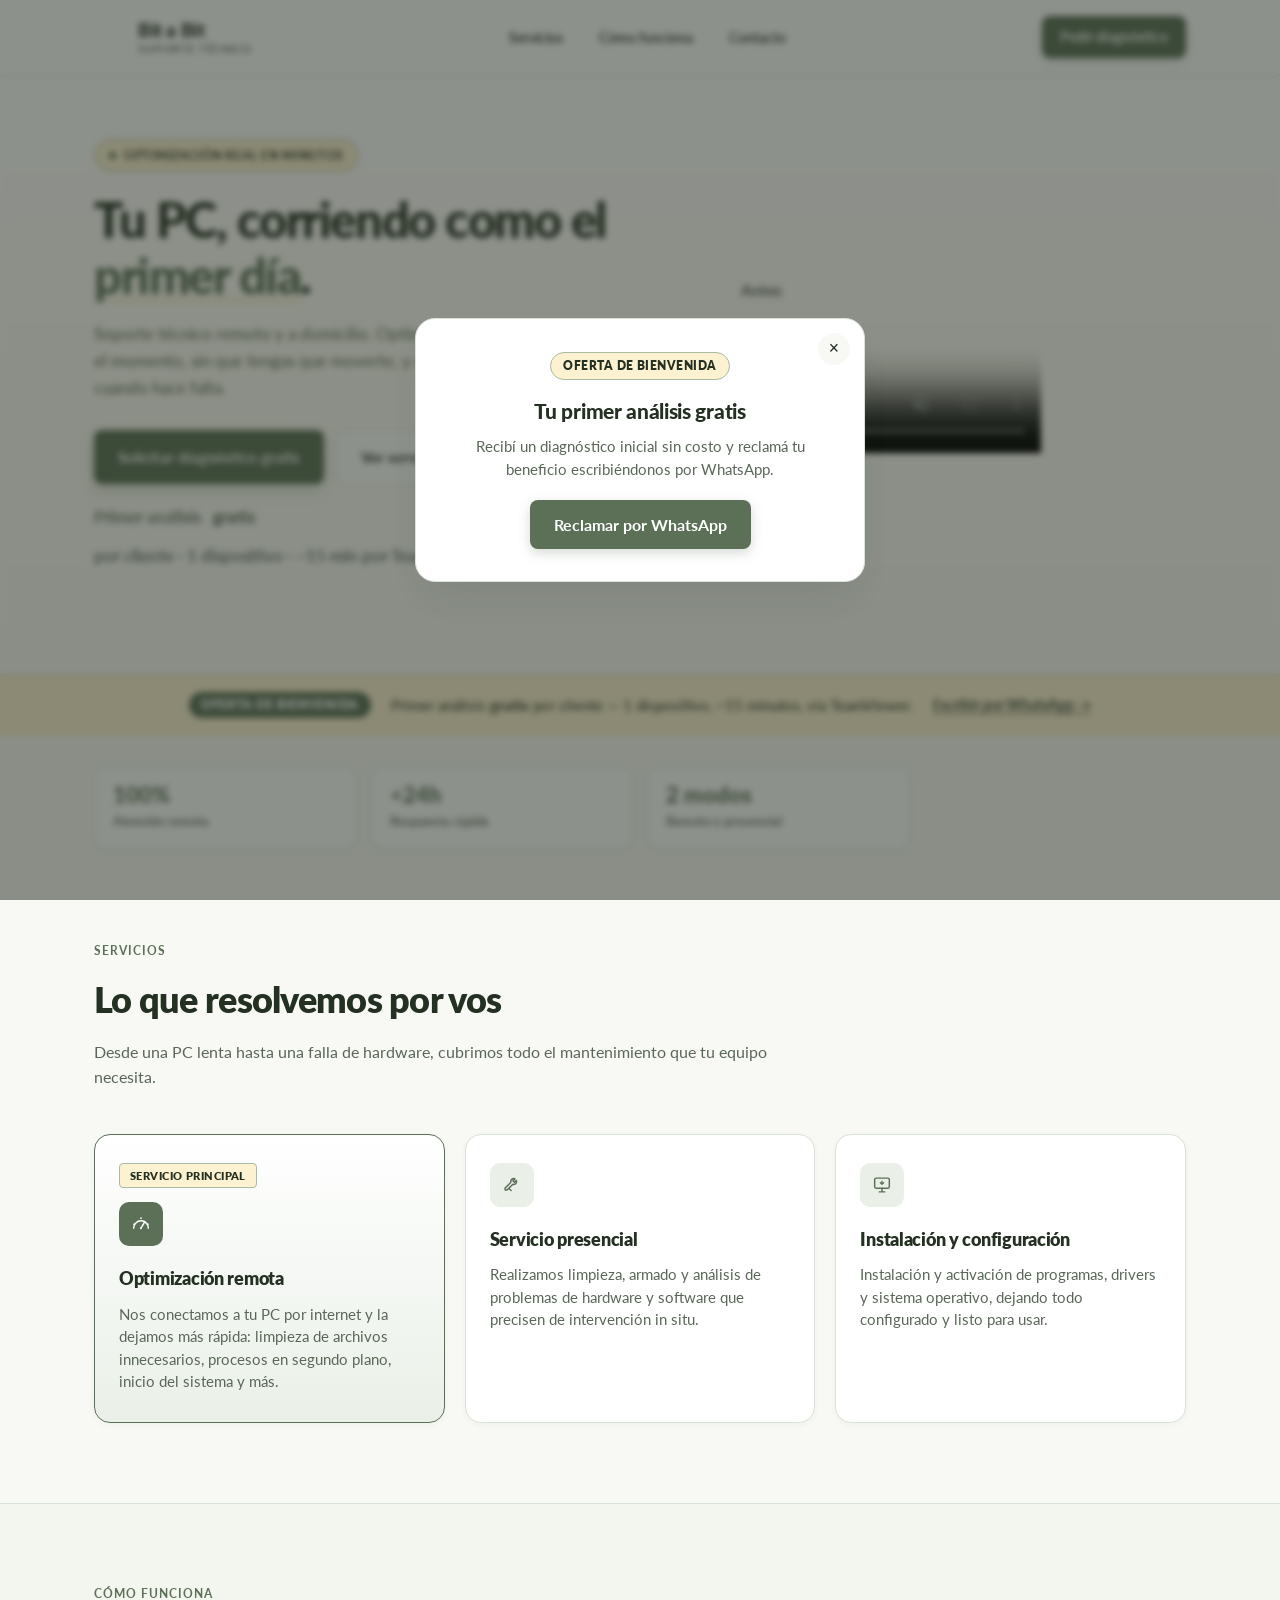
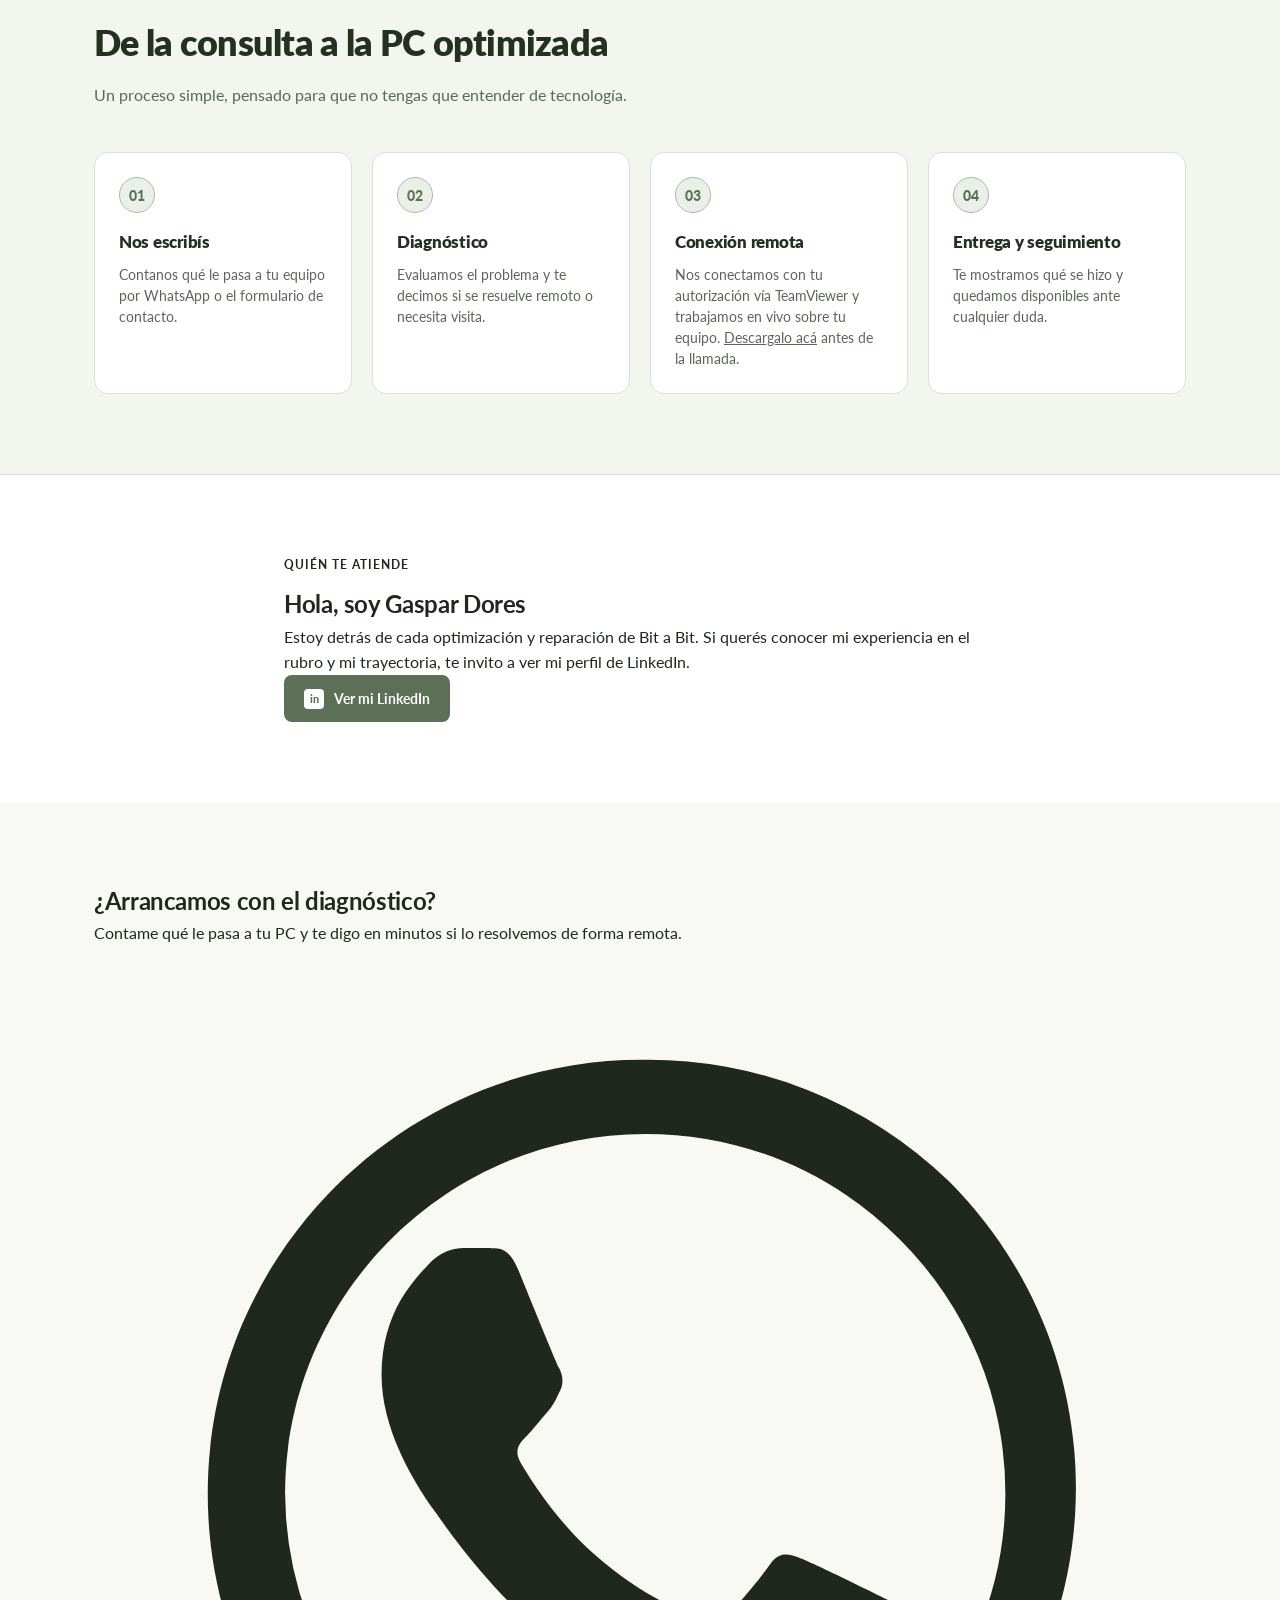
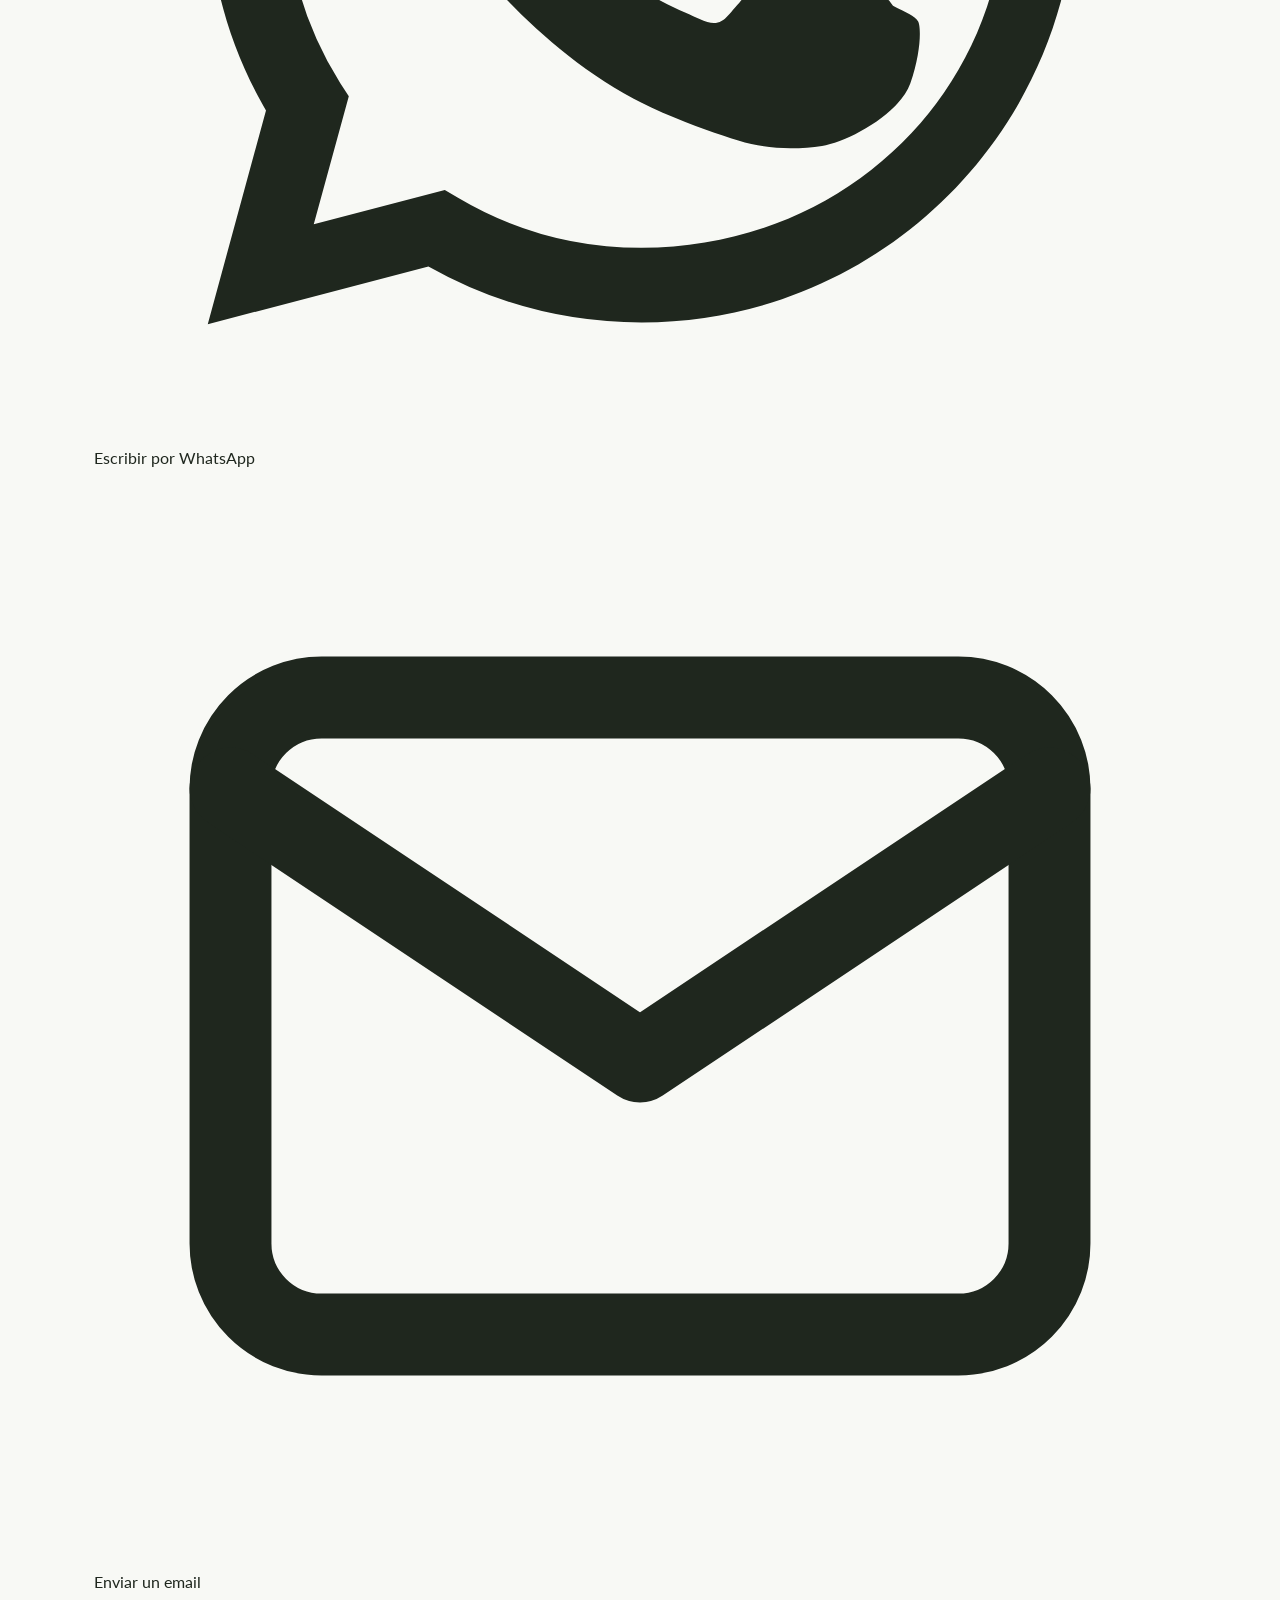
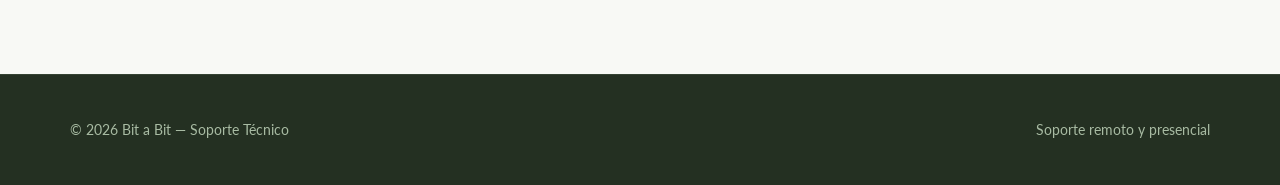
<file: bit-a-bit.html>
<!DOCTYPE html>
<html lang="es">
<head>
<meta charset="UTF-8">
<meta name="viewport" content="width=device-width, initial-scale=1.0">
<title>Bit a Bit — Soporte Técnico</title>
<link rel="preconnect" href="https://fonts.googleapis.com">
<link href="https://fonts.googleapis.com/css2?family=Lato:wght@400;500;700;900&family=JetBrains+Mono:wght@400;500;600&display=swap" rel="stylesheet">
<link rel="stylesheet" href="bit-a-bit.css">
<script async src="https://www.googletagmanager.com/gtag/js?id=AW-18356510263"></script>
<script>
  window.dataLayer = window.dataLayer || [];
  function gtag(){dataLayer.push(arguments);}
  gtag('js', new Date());

  gtag('config', 'AW-18356510263');
</script>
</head>
<body>

<header>
  <div class="nav">
    <div class="logo">
      <span class="logo-mark"></span>
      <div class="logo-text">
        <span class="logo-name">Bit a Bit</span>
        <span class="logo-sub">Soporte Técnico</span>
      </div>
    </div>
    <ul class="nav-links">
      <li><a href="#servicios">Servicios</a></li>
      <li><a href="#proceso">Cómo funciona</a></li>
      <li><a href="#contacto">Contacto</a></li>
    </ul>
    <a href="#contacto" class="nav-cta">Pedir diagnóstico</a>
  </div>
</header>

<section class="hero">
  <div class="hero-grid wrap">
    <div>
      <div class="hero-badge">Optimización real en minutos</div>
      <h1>Tu PC, corriendo como el <span>primer día</span>.</h1>
      <p>Soporte técnico remoto y a domicilio. Optimizamos tu computadora en el momento, sin que tengas que moverte, y con reparación presencial cuando hace falta.</p>
      <div class="btn-row">
        <a href="#contacto" class="btn-primary">Solicitar diagnóstico gratis</a>
        <a href="#servicios" class="btn-ghost">Ver servicios</a>
      </div>
      <p class="hero-note">Primer análisis <strong>gratis</strong> por cliente · 1 dispositivo · ~15 min por TeamViewer</p>
    </div>

    <div class="hero-video-card">
      <div class="term-bar minimalist-bar"></div>
      <div class="hero-video-shell">
        <div class="video-card active" data-video="0">
          <div class="video-stage">
            <div class="video-caption before">Antes</div>
            <video class="hero-video" autoplay muted playsinline controls poster="https://images.unsplash.com/photo-1518770660439-4636190af475?auto=format&fit=crop&w=1200&q=80">
              <source src="./WhatsApp%20Video%202026-07-29%20at%2013.23.21.mp4" type="video/mp4">
              Tu navegador no soporta reproducción de video.
            </video>
          </div>
        </div>
        <div class="video-card" data-video="1" hidden>
          <div class="video-stage">
            <div class="video-caption after">Después</div>
            <video class="hero-video" autoplay muted playsinline controls poster="https://images.unsplash.com/photo-1518770660439-4636190af475?auto=format&fit=crop&w=1200&q=80">
              <source src="./WhatsApp%20Video%202026-07-29%20at%2013.23.25.mp4" type="video/mp4">
              Tu navegador no soporta reproducción de video.
            </video>
          </div>
        </div>
      </div>
    </div>
  </div>
</section>

<section class="offer">
  <div class="wrap offer-inner">
    <span class="offer-badge">Oferta de bienvenida</span>
    <p>Primer análisis <strong>gratis</strong> por cliente — 1 dispositivo, ~15 minutos, vía TeamViewer.</p>
    <a href="https://wa.me/5491173690680" target="_blank" rel="noopener" class="offer-link">Escribir por WhatsApp →</a>
  </div>
</section>

<section class="trust-strip">
  <div class="wrap trust-strip-inner">
    <div class="trust-pill"><strong>100%</strong><span>Atención remota</span></div>
    <div class="trust-pill"><strong>&lt;24h</strong><span>Respuesta rápida</span></div>
    <div class="trust-pill"><strong>2 modos</strong><span>Remoto y presencial</span></div>
  </div>
</section>

<section id="servicios">
  <div class="wrap">
    <div class="section-head">
      <div class="section-eyebrow">Servicios</div>
      <h2>Lo que resolvemos por vos</h2>
      <p>Desde una PC lenta hasta una falla de hardware, cubrimos todo el mantenimiento que tu equipo necesita.</p>
    </div>
    <div class="services-grid">
      <div class="service-card featured">
        <span class="tag">Servicio principal</span>
        <div class="service-icon">
          <svg viewBox="0 0 24 24" fill="none" stroke="currentColor" stroke-width="1.6" stroke-linecap="round" stroke-linejoin="round">
            <path d="M4 16.5a8 8 0 1 1 16 0"/>
            <path d="M12 16.5 16.2 9.3"/>
            <circle cx="12" cy="16.5" r="1.1" fill="currentColor" stroke="none"/>
            <path d="M4.6 12.2h.01M19.4 12.2h.01M12 5.5h.01" stroke-width="2"/>
          </svg>
        </div>
        <h3>Optimización remota</h3>
        <p>Nos conectamos a tu PC por internet y la dejamos más rápida: limpieza de archivos innecesarios, procesos en segundo plano, inicio del sistema y más.</p>
      </div>
      <div class="service-card">
        <div class="service-icon">
          <svg viewBox="0 0 24 24" fill="none" stroke="currentColor" stroke-width="1.6" stroke-linecap="round" stroke-linejoin="round">
            <path d="M15 5.2a3.2 3.2 0 0 0-4.2 3.9L4.5 15.4v2.1h2.1l6.3-6.3a3.2 3.2 0 0 0 3.9-4.2l-2.1 2.1-1.6-1.6 2.1-2.1z"/>
            <path d="M8.7 15.8 11 18.1"/>
          </svg>
        </div>
        <h3>Servicio presencial</h3>
        <p>Realizamos limpieza, armado y análisis de problemas de hardware y software que precisen de intervención in situ.</p>
      </div>
      <div class="service-card">
        <div class="service-icon">
          <svg viewBox="0 0 24 24" fill="none" stroke="currentColor" stroke-width="1.6" stroke-linecap="round" stroke-linejoin="round">
            <rect x="4" y="4.5" width="16" height="11" rx="1.5"/>
            <path d="M9 19.5h6M12 15.5v4"/>
            <path d="M12 7.8v3.4M10.2 9.6l1.8 1.7 1.8-1.7" stroke-width="1.4"/>
          </svg>
        </div>
        <h3>Instalación y configuración</h3>
        <p>Instalación y activación de programas, drivers y sistema operativo, dejando todo configurado y listo para usar.</p>
      </div>
    </div>
  </div>
</section>

<section class="process" id="proceso">
  <div class="wrap">
    <div class="section-head">
      <div class="section-eyebrow">Cómo funciona</div>
      <h2>De la consulta a la PC optimizada</h2>
      <p>Un proceso simple, pensado para que no tengas que entender de tecnología.</p>
    </div>
    <div class="steps">
      <div class="step">
        <div class="step-num">01</div>
        <h3>Nos escribís</h3>
        <p>Contanos qué le pasa a tu equipo por WhatsApp o el formulario de contacto.</p>
      </div>
      <div class="step">
        <div class="step-num">02</div>
        <h3>Diagnóstico</h3>
        <p>Evaluamos el problema y te decimos si se resuelve remoto o necesita visita.</p>
      </div>
      <div class="step">
        <div class="step-num">03</div>
        <h3>Conexión remota</h3>
        <p>Nos conectamos con tu autorización vía TeamViewer y trabajamos en vivo sobre tu equipo. <a href="https://www.teamviewer.com/en/download/" target="_blank" rel="noopener" style="color:var(--cyan-400);text-decoration:underline;">Descargalo acá</a> antes de la llamada.</p>
      </div>
      <div class="step">
        <div class="step-num">04</div>
        <h3>Entrega y seguimiento</h3>
        <p>Te mostramos qué se hizo y quedamos disponibles ante cualquier duda.</p>
      </div>
    </div>
  </div>
</section>

<section class="about">
  <div class="wrap about-inner">
    <div class="about-text">
      <div class="section-eyebrow" style="color:var(--blue-alt)">Quién te atiende</div>
      <h2>Hola, soy Gaspar Dores</h2>
      <p>Estoy detrás de cada optimización y reparación de Bit a Bit. Si querés conocer mi experiencia en el rubro y mi trayectoria, te invito a ver mi perfil de LinkedIn.</p>
      <a href="https://www.linkedin.com/in/gaspar-dores-20104b178/" target="_blank" rel="noopener" class="linkedin-btn">
        <span class="li-badge">in</span> Ver mi LinkedIn
      </a>
    </div>
  </div>
</section>

<!--
<section id="resenas">
  <div class="wrap">
    <div class="section-head">
      <div class="section-eyebrow">Reseñas</div>
      <h2>Lo que dicen los clientes</h2>
      <p>Estas son reseñas de ejemplo para mostrar cómo va a lucir la sección — reemplazalas por las valoraciones reales de tus primeros clientes.</p>
    </div>

    <div class="reviews-grid">
      <div class="review-card">
        <span class="review-placeholder-tag">Ejemplo — reemplazar</span>
        <div class="review-stars">★★★★★</div>
        <p class="review-text">"Escribí acá el comentario real de tu cliente sobre cómo le resolviste el problema."</p>
        <div class="review-author">
          <div class="review-avatar">NC</div>
          <div>
            <div class="review-name">Nombre del cliente</div>
            <div class="review-meta">Optimización remota</div>
          </div>
        </div>
      </div>

      <div class="review-card">
        <span class="review-placeholder-tag">Ejemplo — reemplazar</span>
        <div class="review-stars">★★★★★</div>
        <p class="review-text">"Otro espacio para una reseña real, contando la experiencia con el servicio."</p>
        <div class="review-author">
          <div class="review-avatar">NC</div>
          <div>
            <div class="review-name">Nombre del cliente</div>
            <div class="review-meta">Reparación presencial</div>
          </div>
        </div>
      </div>

      <div class="review-card">
        <span class="review-placeholder-tag">Ejemplo — reemplazar</span>
        <div class="review-stars">★★★★★</div>
        <p class="review-text">"Acá va la tercera reseña real, con el detalle que quiera compartir el cliente."</p>
        <div class="review-author">
          <div class="review-avatar">NC</div>
          <div>
            <div class="review-name">Nombre del cliente</div>
            <div class="review-meta">Instalación y configuración</div>
          </div>
        </div>
      </div>
    </div>
  </div>
</section>
-->

<section id="contacto">
  <div class="wrap">
    <div class="contact">
      <div>
        <h2>¿Arrancamos con el diagnóstico?</h2>
        <p>Contame qué le pasa a tu PC y te digo en minutos si lo resolvemos de forma remota.</p>
      </div>
      <div class="contact-actions">
        <a href="https://wa.me/5491173690680" class="contact-btn">
          <svg viewBox="0 0 24 24" fill="currentColor" aria-hidden="true"><path d="M17.47 14.38c-.29-.14-1.7-.84-1.96-.93-.26-.1-.46-.14-.65.14-.2.29-.75.93-.92 1.12-.17.2-.34.22-.63.08-.29-.15-1.22-.45-2.32-1.43-.86-.76-1.44-1.71-1.61-2-.17-.29-.02-.44.13-.59.13-.13.29-.34.44-.51.15-.17.2-.29.29-.48.1-.2.05-.37-.02-.51-.08-.15-.65-1.56-.89-2.14-.23-.56-.47-.48-.65-.49h-.56c-.2 0-.51.07-.78.37-.26.29-1.02 1-1.02 2.43s1.05 2.82 1.19 3.01c.15.2 2.06 3.14 4.99 4.4.7.3 1.24.48 1.66.61.7.22 1.34.19 1.84.12.56-.08 1.7-.7 1.94-1.37.24-.68.24-1.26.17-1.37-.07-.12-.26-.19-.55-.34z"/><path d="M12.04 2.5c-5.26 0-9.54 4.28-9.54 9.54 0 1.68.44 3.32 1.28 4.76L2.5 21.5l4.85-1.27a9.53 9.53 0 0 0 4.68 1.23h.01c5.26 0 9.54-4.28 9.54-9.54 0-2.55-.99-4.94-2.79-6.75a9.5 9.5 0 0 0-6.75-2.67zm0 17.32h-.01a7.9 7.9 0 0 1-4.03-1.1l-.29-.17-2.88.75.77-2.81-.19-.29a7.9 7.9 0 0 1-1.21-4.16c0-4.36 3.55-7.91 7.92-7.91 2.11 0 4.1.82 5.59 2.32a7.86 7.86 0 0 1 2.32 5.6c0 4.36-3.55 7.77-7.99 7.77z"/></svg>
          Escribir por WhatsApp
        </a>
        <a href="mailto:bitabitsoportetecnico@gmail.com" class="contact-btn outline">
          <svg viewBox="0 0 24 24" fill="none" stroke="currentColor" stroke-width="1.8" stroke-linecap="round" stroke-linejoin="round" aria-hidden="true"><rect x="3" y="5" width="18" height="14" rx="2"/><path d="m3 7 9 6 9-6"/></svg>
          Enviar un email
        </a>
      </div>
    </div>
  </div>
</section>

<div id="welcome-popup" class="welcome-popup" hidden role="dialog" aria-modal="true" aria-labelledby="welcome-popup-title">
  <div class="welcome-popup-backdrop" data-close="true"></div>
  <div class="welcome-popup-card">
    <button class="welcome-popup-close" type="button" aria-label="Cerrar popup">×</button>
    <span class="welcome-popup-badge">Oferta de bienvenida</span>
    <h3 id="welcome-popup-title">Tu primer análisis gratis</h3>
    <p>Recibí un diagnóstico inicial sin costo y reclamá tu beneficio escribiéndonos por WhatsApp.</p>
    <a href="https://wa.me/5491173690680?text=Hola%20Bit%20a%20Bit,%20quiero%20reclamar%20mi%20an%C3%A1lisis%20gratuito" class="welcome-popup-cta" target="_blank" rel="noopener">Reclamar por WhatsApp</a>
  </div>
</div>

<footer>
  <div class="footer-inner">
    <div>© 2026 Bit a Bit — Soporte Técnico</div>
    <div>Soporte remoto y presencial</div>
  </div>
</footer>

<script>
  const popup = document.getElementById('welcome-popup');
  const popupStorageKey = 'bitabit-welcome-popup-shown';

  function closeWelcomePopup(){
    if (!popup) return;
    popup.hidden = true;
    localStorage.setItem(popupStorageKey, '1');
  }

  if (popup && !localStorage.getItem(popupStorageKey)) {
    window.setTimeout(() => {
      popup.hidden = false;
    }, 800);
  }

  popup?.querySelector('.welcome-popup-close')?.addEventListener('click', closeWelcomePopup);
  popup?.querySelector('.welcome-popup-backdrop')?.addEventListener('click', closeWelcomePopup);
  document.addEventListener('keydown', (event) => {
    if (event.key === 'Escape' && popup && !popup.hidden) {
      closeWelcomePopup();
    }
  });

  let currentVideo = 0;
  const videos = Array.from(document.querySelectorAll('.video-card'));
  const videoElements = videos.map((videoCard) => videoCard.querySelector('video'));

  function showVideo(index){
    currentVideo = (index + videos.length) % videos.length;
    videos.forEach((videoCard, videoIndex) => {
      const isActive = videoIndex === currentVideo;
      videoCard.hidden = !isActive;
      const video = videoCard.querySelector('video');

      if (isActive) {
        video.currentTime = 0;
        video.play().catch(() => {});
      } else {
        video.pause();
      }
    });
  }

  if(videos.length){
    showVideo(0);
    videoElements.forEach((video) => {
      video.addEventListener('ended', () => {
        showVideo(currentVideo + 1);
      });
    });
  }
</script>

</body>
</html>
</file>
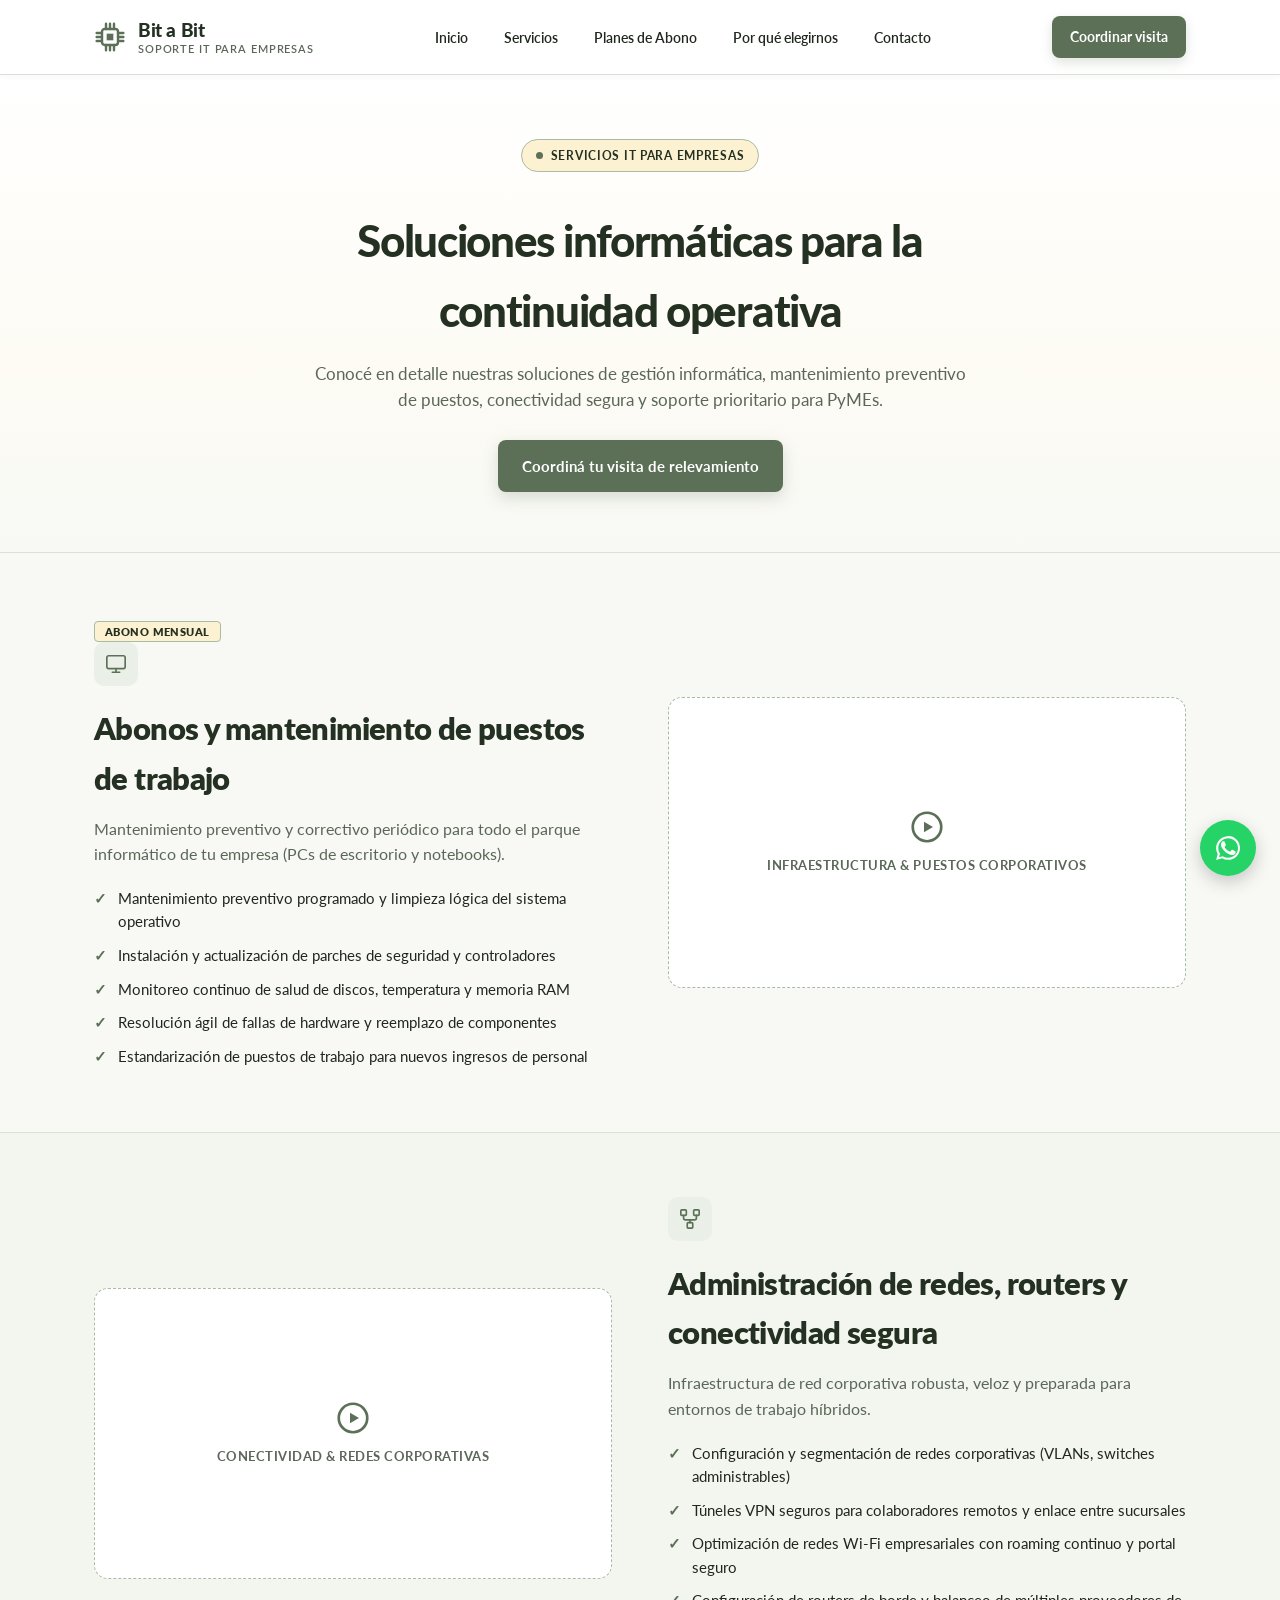
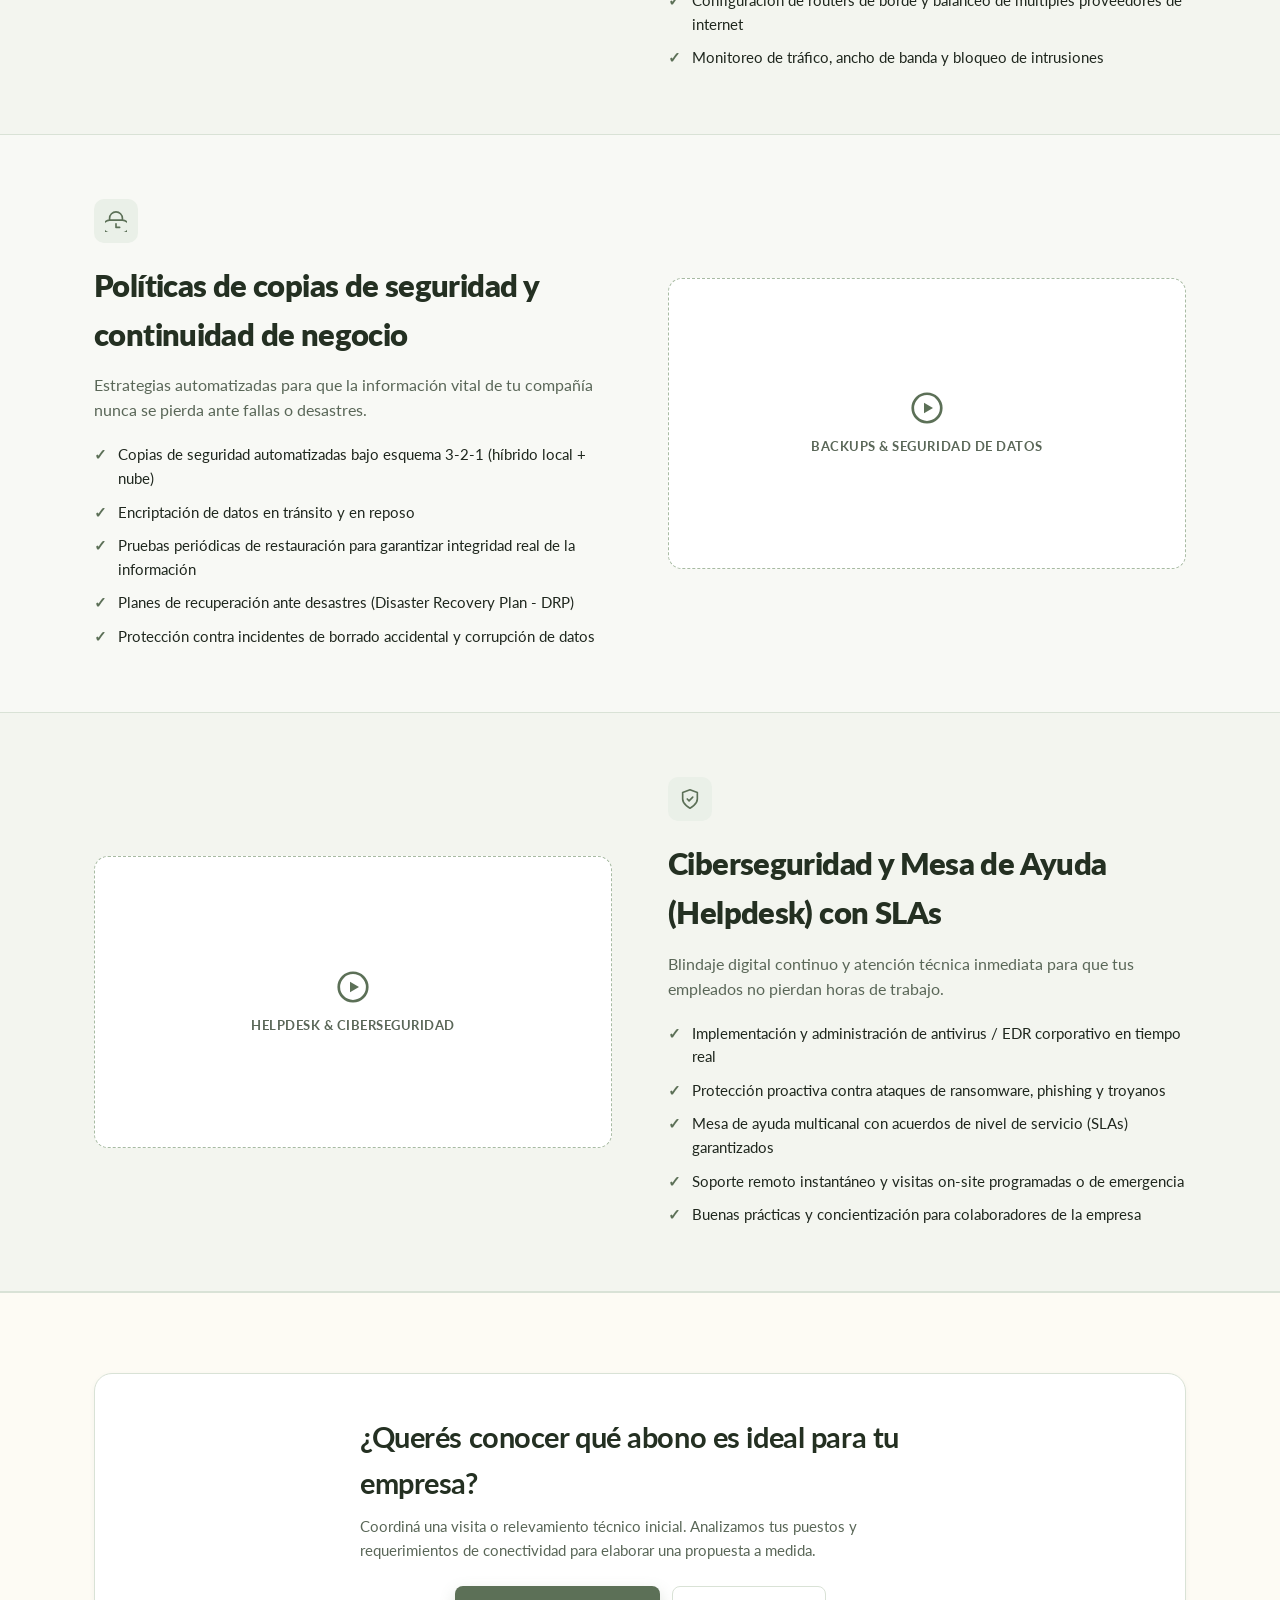
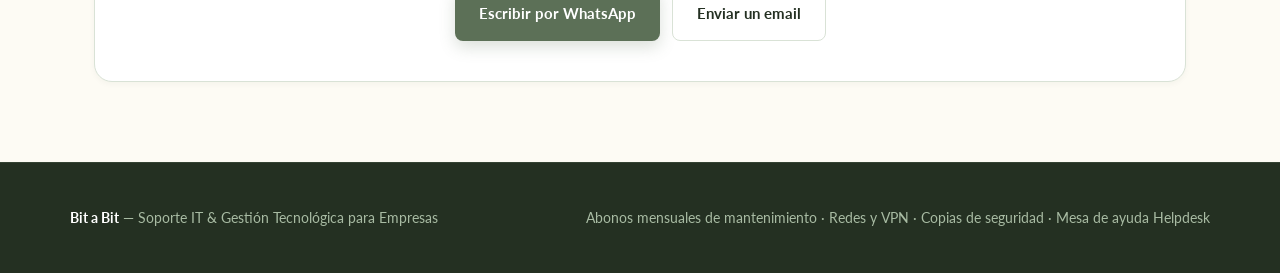
<file: servicios.html>
<!DOCTYPE html>
<html lang="es">
<head>
<meta charset="UTF-8">
<meta name="viewport" content="width=device-width, initial-scale=1.0">
<title>Servicios IT Corporativos — Bit a Bit</title>
<meta name="description" content="Catálogo de servicios IT para empresas y PyMEs: mantenimiento mensual de computadoras, redes y VPN, copias de seguridad, ciberseguridad y Helpdesk con SLAs en CABA y GBA.">
<link rel="icon" type="image/svg+xml" href="data:image/svg+xml,%3Csvg xmlns='http://www.w3.org/2000/svg' viewBox='0 0 24 24' fill='none' stroke='%235C7057' stroke-width='1.8' stroke-linecap='round' stroke-linejoin='round'%3E%3Crect width='100%25' height='100%25' fill='%23F8F9F5'/%3E%3Crect x='6' y='6' width='12' height='12' rx='2'/%3E%3Crect x='9.5' y='9.5' width='5' height='5' fill='%235C7057' stroke='none'/%3E%3Cpath d='M9 2v4M12 2v4M15 2v4M9 18v4M12 18v4M15 18v4M2 9h4M2 12h4M2 15h4M18 9h4M18 12h4M18 15h4'/%3E%3C/svg%3E">
<link rel="preconnect" href="https://fonts.googleapis.com">
<link href="https://fonts.googleapis.com/css2?family=Lato:wght@400;600;700;900&display=swap" rel="stylesheet">
<link rel="stylesheet" href="bit-a-bit.css">

<!-- Google Tag Manager -->
<script>(function(w,d,s,l,i){w[l]=w[l]||[];w[l].push({'gtm.start':
new Date().getTime(),event:'gtm.js'});var f=d.getElementsByTagName(s)[0],
j=d.createElement(s),dl=l!='dataLayer'?'&l='+l:'';j.async=true;j.src=
'https://www.googletagmanager.com/gtm.js?id='+i+dl;f.parentNode.insertBefore(j,f);
})(window,document,'script','dataLayer','GTM-MMN7HMH4');</script>
<!-- End Google Tag Manager -->

<script async src="https://www.googletagmanager.com/gtag/js?id=AW-18356510263"></script>
<script>
  window.dataLayer = window.dataLayer || [];
  function gtag(){dataLayer.push(arguments);}
  gtag('js', new Date());
  gtag('config', 'AW-18356510263');
</script>
</head>
<body>
<!-- Google Tag Manager (noscript) -->
<noscript><iframe src="https://www.googletagmanager.com/ns.html?id=GTM-MMN7HMH4"
height="0" width="0" style="display:none;visibility:hidden"></iframe></noscript>
<!-- End Google Tag Manager (noscript) -->

<header>
  <div class="nav">
    <a href="index.html" class="logo" aria-label="Bit a Bit - Inicio">
      <svg class="logo-mark" viewBox="0 0 24 24" fill="none" stroke="currentColor" stroke-width="1.8" stroke-linecap="round" stroke-linejoin="round" aria-hidden="true">
        <rect x="6" y="6" width="12" height="12" rx="2"/>
        <rect x="9.5" y="9.5" width="5" height="5" fill="currentColor" stroke="none"/>
        <path d="M9 2v4M12 2v4M15 2v4M9 18v4M12 18v4M15 18v4M2 9h4M2 12h4M2 15h4M18 9h4M18 12h4M18 15h4"/>
      </svg>
      <div class="logo-text">
        <span class="logo-name">Bit a Bit</span>
        <span class="logo-sub">Soporte IT para Empresas</span>
      </div>
    </a>
    <ul class="nav-links">
      <li><a href="index.html">Inicio</a></li>
      <li><a href="index.html#servicios">Servicios</a></li>
      <li><a href="index.html#planes">Planes de Abono</a></li>
      <li><a href="index.html#ventajas">Por qué elegirnos</a></li>
      <li><a href="index.html#contacto">Contacto</a></li>
    </ul>
    <a href="index.html#contacto" class="nav-cta">Coordinar visita</a>
  </div>
</header>

<section class="page-hero">
  <div class="wrap page-hero-inner">
    <div class="hero-badge">Servicios IT para Empresas</div>
    <h1>Soluciones informáticas para la continuidad operativa</h1>
    <p>Conocé en detalle nuestras soluciones de gestión informática, mantenimiento preventivo de puestos, conectividad segura y soporte prioritario para PyMEs.</p>
    <a href="index.html#contacto" class="btn-primary">Coordiná tu visita de relevamiento</a>
  </div>
</section>

<!-- 1. Mantenimiento y abonos de puestos -->
<section class="catalog-section" id="abonos-puestos">
  <div class="wrap catalog-grid">
    <div class="catalog-text">
      <span class="tag">Abono mensual</span>
      <div class="service-icon">
        <svg viewBox="0 0 24 24" fill="none" stroke="currentColor" stroke-width="1.8" stroke-linecap="round" stroke-linejoin="round">
          <rect x="2" y="3" width="20" height="14" rx="2"/>
          <line x1="8" y1="21" x2="16" y2="21"/>
          <line x1="12" y1="17" x2="12" y2="21"/>
        </svg>
      </div>
      <h2>Abonos y mantenimiento de puestos de trabajo</h2>
      <p>Mantenimiento preventivo y correctivo periódico para todo el parque informático de tu empresa (PCs de escritorio y notebooks).</p>
      <ul class="catalog-examples">
        <li>Mantenimiento preventivo programado y limpieza lógica del sistema operativo</li>
        <li>Instalación y actualización de parches de seguridad y controladores</li>
        <li>Monitoreo continuo de salud de discos, temperatura y memoria RAM</li>
        <li>Resolución ágil de fallas de hardware y reemplazo de componentes</li>
        <li>Estandarización de puestos de trabajo para nuevos ingresos de personal</li>
      </ul>
    </div>
    <div class="catalog-video">
      <div class="video-placeholder">
        <svg viewBox="0 0 24 24" fill="none" stroke="currentColor" stroke-width="1.8" stroke-linecap="round" stroke-linejoin="round"><circle cx="12" cy="12" r="9.5"/><path d="M10 8.5v7l6-3.5-6-3.5z" fill="currentColor" stroke="none"/></svg>
        <p>Infraestructura & Puestos Corporativos</p>
      </div>
    </div>
  </div>
</section>

<!-- 2. Redes, routers y VPN -->
<section class="catalog-section alt" id="redes-vpn">
  <div class="wrap catalog-grid reverse">
    <div class="catalog-text">
      <div class="service-icon">
        <svg viewBox="0 0 24 24" fill="none" stroke="currentColor" stroke-width="1.8" stroke-linecap="round" stroke-linejoin="round">
          <rect x="2" y="2" width="6" height="6" rx="1"/>
          <rect x="16" y="2" width="6" height="6" rx="1"/>
          <rect x="9" y="16" width="6" height="6" rx="1"/>
          <path d="M5 8v3a2 2 0 0 0 2 2h10a2 2 0 0 0 2-2V8"/>
          <path d="M12 13v3"/>
        </svg>
      </div>
      <h2>Administración de redes, routers y conectividad segura</h2>
      <p>Infraestructura de red corporativa robusta, veloz y preparada para entornos de trabajo híbridos.</p>
      <ul class="catalog-examples">
        <li>Configuración y segmentación de redes corporativas (VLANs, switches administrables)</li>
        <li>Túneles VPN seguros para colaboradores remotos y enlace entre sucursales</li>
        <li>Optimización de redes Wi-Fi empresariales con roaming continuo y portal seguro</li>
        <li>Configuración de routers de borde y balanceo de múltiples proveedores de internet</li>
        <li>Monitoreo de tráfico, ancho de banda y bloqueo de intrusiones</li>
      </ul>
    </div>
    <div class="catalog-video">
      <div class="video-placeholder">
        <svg viewBox="0 0 24 24" fill="none" stroke="currentColor" stroke-width="1.8" stroke-linecap="round" stroke-linejoin="round"><circle cx="12" cy="12" r="9.5"/><path d="M10 8.5v7l6-3.5-6-3.5z" fill="currentColor" stroke="none"/></svg>
        <p>Conectividad & Redes Corporativas</p>
      </div>
    </div>
  </div>
</section>

<!-- 3. Backups y continuidad de negocio -->
<section class="catalog-section" id="backups-continuidad">
  <div class="wrap catalog-grid">
    <div class="catalog-text">
      <div class="service-icon">
        <svg viewBox="0 0 24 24" fill="none" stroke="currentColor" stroke-width="1.8" stroke-linecap="round" stroke-linejoin="round">
          <path d="M19 11H5m14 0a7 7 0 0 1 0 14H5a7 7 0 0 1 0-14m14 0V9a7 7 0 0 0-14 0v2"/>
          <polyline points="12 15 12 19 16 19"/>
        </svg>
      </div>
      <h2>Políticas de copias de seguridad y continuidad de negocio</h2>
      <p>Estrategias automatizadas para que la información vital de tu compañía nunca se pierda ante fallas o desastres.</p>
      <ul class="catalog-examples">
        <li>Copias de seguridad automatizadas bajo esquema 3-2-1 (híbrido local + nube)</li>
        <li>Encriptación de datos en tránsito y en reposo</li>
        <li>Pruebas periódicas de restauración para garantizar integridad real de la información</li>
        <li>Planes de recuperación ante desastres (Disaster Recovery Plan - DRP)</li>
        <li>Protección contra incidentes de borrado accidental y corrupción de datos</li>
      </ul>
    </div>
    <div class="catalog-video">
      <div class="video-placeholder">
        <svg viewBox="0 0 24 24" fill="none" stroke="currentColor" stroke-width="1.8" stroke-linecap="round" stroke-linejoin="round"><circle cx="12" cy="12" r="9.5"/><path d="M10 8.5v7l6-3.5-6-3.5z" fill="currentColor" stroke="none"/></svg>
        <p>Backups & Seguridad de Datos</p>
      </div>
    </div>
  </div>
</section>

<!-- 4. Ciberseguridad y Helpdesk -->
<section class="catalog-section alt" id="ciberseguridad-helpdesk">
  <div class="wrap catalog-grid reverse">
    <div class="catalog-text">
      <div class="service-icon">
        <svg viewBox="0 0 24 24" fill="none" stroke="currentColor" stroke-width="1.8" stroke-linecap="round" stroke-linejoin="round">
          <path d="M12 22s8-4 8-10V5l-8-3-8 3v7c0 6 8 10 8 10z"/>
          <path d="m9 12 2 2 4-4"/>
        </svg>
      </div>
      <h2>Ciberseguridad y Mesa de Ayuda (Helpdesk) con SLAs</h2>
      <p>Blindaje digital continuo y atención técnica inmediata para que tus empleados no pierdan horas de trabajo.</p>
      <ul class="catalog-examples">
        <li>Implementación y administración de antivirus / EDR corporativo en tiempo real</li>
        <li>Protección proactiva contra ataques de ransomware, phishing y troyanos</li>
        <li>Mesa de ayuda multicanal con acuerdos de nivel de servicio (SLAs) garantizados</li>
        <li>Soporte remoto instantáneo y visitas on-site programadas o de emergencia</li>
        <li>Buenas prácticas y concientización para colaboradores de la empresa</li>
      </ul>
    </div>
    <div class="catalog-video">
      <div class="video-placeholder">
        <svg viewBox="0 0 24 24" fill="none" stroke="currentColor" stroke-width="1.8" stroke-linecap="round" stroke-linejoin="round"><circle cx="12" cy="12" r="9.5"/><path d="M10 8.5v7l6-3.5-6-3.5z" fill="currentColor" stroke="none"/></svg>
        <p>Helpdesk & Ciberseguridad</p>
      </div>
    </div>
  </div>
</section>

<!-- Contacto / CTA Final -->
<section id="contacto-catalogo" style="background:var(--cream-50);border-top:1px solid var(--border);">
  <div class="wrap">
    <div style="background:#FFFFFF;border:1px solid var(--border);border-radius:18px;padding:40px 32px;display:flex;flex-direction:column;md:flex-row;align-items:center;justify-content:space-between;gap:24px;box-shadow:var(--shadow-sm);">
      <div style="max-width:560px;">
        <h2 style="font-size:1.8rem;margin-bottom:8px;color:var(--forest-900);">¿Querés conocer qué abono es ideal para tu empresa?</h2>
        <p style="color:var(--text-muted);font-size:0.95rem;margin:0;">Coordiná una visita o relevamiento técnico inicial. Analizamos tus puestos y requerimientos de conectividad para elaborar una propuesta a medida.</p>
      </div>
      <div style="display:flex;flex-wrap:wrap;gap:12px;">
        <!-- PERSONALIZAR: Teléfono WhatsApp Corporativo -->
        <a href="https://wa.me/5491125644481?text=Hola%20Bit%20a%20Bit,%20quisiera%20consultar%20por%20los%20servicios%20IT%20corporativos" class="btn-primary" target="_blank" rel="noopener">
          Escribir por WhatsApp
        </a>
        <!-- Email corporativo de contacto -->
        <a href="mailto:bitabitsoportetecnico@gmail.com?subject=Consulta%20Servicios%20IT%20Empresas" class="btn-ghost">
          Enviar un email
        </a>
      </div>
    </div>
  </div>
</section>

<!-- PERSONALIZAR: Botón flotante WhatsApp corporativo -->
<a href="https://wa.me/5491125644481?text=Hola%20Bit%20a%20Bit,%20me%20comunico%20desde%20una%20empresa%20para%20consultar%20sobre%20los%20servicios%20IT" class="whatsapp-float" target="_blank" rel="noopener" aria-label="Escribir por WhatsApp" data-gtm-click="whatsapp-float">
  <svg viewBox="0 0 24 24" fill="#ffffff" aria-hidden="true"><path d="M17.47 14.38c-.29-.14-1.7-.84-1.96-.93-.26-.1-.46-.14-.65.14-.2.29-.75.93-.92 1.12-.17.2-.34.22-.63.08-.29-.15-1.22-.45-2.32-1.43-.86-.76-1.44-1.71-1.61-2-.17-.29-.02-.44.13-.59.13-.13.29-.34.44-.51.15-.17.2-.29.29-.48.1-.2.05-.37-.02-.51-.08-.15-.65-1.56-.89-2.14-.23-.56-.47-.48-.65-.49h-.56c-.2 0-.51.07-.78.37-.26.29-1.02 1-1.02 2.43s1.05 2.82 1.19 3.01c.15.2 2.06 3.14 4.99 4.4.7.3 1.24.48 1.66.61.7.22 1.34.19 1.84.12.56-.08 1.7-.7 1.94-1.37.24-.68.24-1.26.17-1.37-.07-.12-.26-.19-.55-.34z"/><path d="M12.04 2.5c-5.26 0-9.54 4.28-9.54 9.54 0 1.68.44 3.32 1.28 4.76L2.5 21.5l4.85-1.27a9.53 9.53 0 0 0 4.68 1.23h.01c5.26 0 9.54-4.28 9.54-9.54 0-2.55-.99-4.94-2.79-6.75a9.5 9.5 0 0 0-6.75-2.67zm0 17.32h-.01a7.9 7.9 0 0 1-4.03-1.1l-.29-.17-2.88.75.77-2.81-.19-.29a7.9 7.9 0 0 1-1.21-4.16c0-4.36 3.55-7.91 7.92-7.91 2.11 0 4.1.82 5.59 2.32a7.86 7.86 0 0 1 2.32 5.6c0 4.36-3.55 7.77-7.99 7.77z"/></svg>
</a>

<footer>
  <div class="footer-inner">
    <div><strong>Bit a Bit</strong> — Soporte IT & Gestión Tecnológica para Empresas</div>
    <div>Abonos mensuales de mantenimiento · Redes y VPN · Copias de seguridad · Mesa de ayuda Helpdesk</div>
  </div>
</footer>

<script>
  document.addEventListener('click', (event) => {
    const floatTarget = event.target.closest('[data-gtm-click="whatsapp-float"]');
    if (floatTarget) {
      window.dataLayer = window.dataLayer || [];
      window.dataLayer.push({
        event: 'whatsapp_float_click',
        eventCategory: 'b2b_lead',
        eventAction: 'click_whatsapp',
        eventLabel: 'servicios_floating_whatsapp'
      });
    }
  });
</script>

</body>
</html>
</file>
<file: bit-a-bit.css>
:root{
  /* Paleta seleccionada por el usuario */
  --forest-900:#243022;
  --forest-800:#354333;
  --forest-700:#5C7057; /* Primario bosque */
  --sage-500:#89A482;   /* Secundario salvia */
  --sage-300:#A8BBA3;   /* Acento laurel / bordes */
  --sage-100:#EAF0E8;   /* Fondo suave salvia */
  --cream-200:#F7E9B8;
  --cream-100:#FCF1D0;  /* Acento crema / marfil */
  --cream-50:#FDFBF4;   /* Fondo crema muy suave */
  
  /* Neutros terrosos y naturales (lejos del modo oscuro espacial) */
  --bg-main:#F8F9F5;    /* Fondo general lienzo cálido */
  --surface:#FFFFFF;    /* Tarjetas y superficies */
  --surface-alt:#F3F5EF;/* Superficie alterna */
  --text-main:#1F271E;  /* Texto principal grafito bosque */
  --text-muted:#5A6758; /* Texto secundario apagado */
  --border:#D9E2D6;     /* Borde sutil natural */
  --border-focus:#5C7057;
  --shadow-sm:0 2px 6px rgba(36,48,34,0.04);
  --shadow-md:0 10px 25px -8px rgba(36,48,34,0.08);
  --shadow-lg:0 20px 40px -15px rgba(36,48,34,0.12);
}

*{margin:0;padding:0;box-sizing:border-box;}
html{scroll-behavior:smooth;}
body{
  font-family:'Lato',-apple-system,BlinkMacSystemFont,"Segoe UI",Roboto,sans-serif;
  color:var(--text-main);
  background-color:var(--bg-main);
  line-height:1.6;
  position:relative;
  overflow-x:hidden;
}

h1,h2,h3,h4,.logo-name{
  font-family:'Lato',sans-serif;
  font-weight:700;
  color:var(--text-main);
  letter-spacing:-0.015em;
}

.mono{font-family:'JetBrains Mono',monospace;}
a{text-decoration:none;color:inherit;}
img{max-width:100%;display:block;}
.wrap{max-width:1140px;margin:0 auto;padding:0 24px;}

/* ---------- HEADER / NAVEGACIÓN ---------- */
header{
  position:sticky;top:0;z-index:50;
  background:rgba(255,255,255,0.95);
  backdrop-filter:blur(8px);
  border-bottom:1px solid var(--border);
  box-shadow:var(--shadow-sm);
}
.nav{
  display:flex;align-items:center;justify-content:space-between;
  padding:16px 24px;max-width:1140px;margin:0 auto;
}
.logo{
  display:flex;align-items:center;gap:12px;
  color:var(--forest-900);
}
.logo-mark{
  width:32px;height:32px;color:var(--forest-700);flex-shrink:0;
}
.logo-text{display:flex;flex-direction:column;line-height:1.15;}
.logo-name{font-size:1.2rem;font-weight:900;color:var(--forest-900);letter-spacing:-0.02em;}
.logo-sub{
  font-size:0.68rem;letter-spacing:0.08em;text-transform:uppercase;
  color:var(--text-muted);font-weight:600;margin-top:2px;
}
.nav-links{display:none;gap:8px;list-style:none;}
.nav-links a{
  font-size:0.88rem;font-weight:600;color:var(--text-main);
  padding:8px 14px;border-radius:8px;transition:all .18s ease;
}
.nav-links a:hover{
  color:var(--forest-700);
  background:var(--sage-100);
}
.nav-cta{
  display:none;
  background:var(--forest-700);color:#FFFFFF;font-weight:700;font-size:0.86rem;
  padding:10px 18px;border-radius:8px;transition:all .18s ease;
  box-shadow:0 4px 12px rgba(92,112,87,0.2);
}
.nav-cta:hover{
  background:var(--forest-800);
  transform:translateY(-1px);
  box-shadow:0 6px 16px rgba(92,112,87,0.3);
}
@media(min-width:768px){ .nav-links{display:flex;} .nav-cta{display:inline-block;} }

/* ---------- HERO SECTION (LIMPIO, HUMANO, B2B) ---------- */
.hero{
  background:linear-gradient(180deg, #FFFFFF 0%, var(--cream-50) 50%, var(--bg-main) 100%);
  padding:64px 24px 76px;
  border-bottom:1px solid var(--border);
  position:relative;
}
.hero-grid{
  display:grid;grid-template-columns:1fr;gap:44px;align-items:center;
}
@media(min-width:920px){ .hero-grid{grid-template-columns:1.15fr 0.85fr;} }

.hero-badge{
  display:inline-flex;align-items:center;gap:8px;
  font-size:0.75rem;font-weight:700;text-transform:uppercase;letter-spacing:0.06em;
  background:var(--cream-100);color:var(--forest-900);
  border:1px solid var(--sage-300);
  padding:6px 14px;border-radius:999px;margin-bottom:20px;
}
.hero-badge::before{
  content:"";width:7px;height:7px;border-radius:50%;background:var(--forest-700);
}

.hero h1{
  font-size:clamp(2.1rem,3.8vw,3.1rem);
  font-weight:900;line-height:1.14;letter-spacing:-0.03em;
  color:var(--forest-900);margin-bottom:18px;
}
.hero h1 span{
  color:var(--forest-700);
  text-decoration:underline;
  text-decoration-color:var(--cream-100);
  text-underline-offset:4px;
}
.hero p{
  font-size:1.05rem;color:var(--text-muted);line-height:1.6;
  margin-bottom:28px;max-width:540px;
}
.btn-row{display:flex;flex-wrap:wrap;gap:12px;}

.btn-primary{
  background:var(--forest-700);color:#FFFFFF;font-weight:700;
  padding:14px 24px;border-radius:8px;font-size:0.95rem;
  transition:all .18s ease;
  box-shadow:0 6px 16px rgba(92,112,87,0.22);
  display:inline-flex;align-items:center;gap:8px;
}
.btn-primary:hover{
  background:var(--forest-800);
  transform:translateY(-1px);
  box-shadow:0 8px 20px rgba(92,112,87,0.3);
}

.btn-ghost{
  background:var(--surface);color:var(--forest-900);font-weight:700;
  padding:14px 24px;border-radius:8px;font-size:0.95rem;
  border:1px solid var(--border);transition:all .18s ease;
}
.btn-ghost:hover{
  background:var(--sage-100);
  border-color:var(--sage-300);
}

.hero-note{
  font-size:0.82rem;color:var(--forest-800);margin-top:20px;
  font-weight:600;display:flex;flex-wrap:wrap;gap:12px;
}
.hero-note span{display:inline-flex;align-items:center;gap:4px;}

/* ---------- TARJETA DE COBERTURA & GARANTÍAS (HERO DERECHA) ---------- */
.service-guarantee-card{
  background:var(--surface);
  border:1px solid var(--border);
  border-radius:18px;
  padding:28px 24px;
  box-shadow:var(--shadow-md);
  position:relative;
}
.guarantee-header{
  display:flex;align-items:center;justify-content:space-between;
  padding-bottom:16px;margin-bottom:18px;border-bottom:1px solid var(--border);
}
.guarantee-title{
  font-size:1.05rem;font-weight:800;color:var(--forest-900);
}
.guarantee-badge{
  font-size:0.72rem;font-weight:700;text-transform:uppercase;letter-spacing:0.04em;
  background:var(--cream-100);color:var(--forest-800);
  padding:4px 10px;border-radius:6px;
  border:1px solid rgba(137,164,130,0.4);
}
.guarantee-list{
  list-style:none;display:flex;flex-direction:column;gap:14px;
}
.guarantee-item{
  display:flex;align-items:flex-start;gap:12px;
}
.guarantee-icon{
  width:32px;height:32px;border-radius:8px;
  background:var(--sage-100);color:var(--forest-700);
  display:flex;align-items:center;justify-content:center;
  flex-shrink:0;margin-top:2px;
}
.guarantee-icon svg{width:18px;height:18px;}
.guarantee-item strong{
  display:block;font-size:0.92rem;color:var(--forest-900);margin-bottom:2px;
}
.guarantee-item p{
  font-size:0.84rem;color:var(--text-muted);line-height:1.45;margin-bottom:0;
}
.guarantee-footer{
  margin-top:20px;padding-top:16px;border-top:1px solid var(--border);
  display:flex;align-items:center;justify-content:space-between;gap:10px;
}
.guarantee-footer a{
  font-size:0.84rem;font-weight:700;color:var(--forest-700);
  display:inline-flex;align-items:center;gap:6px;
}
.guarantee-footer a:hover{text-decoration:underline;}

/* ---------- STRIP DE OFERTA / RELEVAMIENTO (CREMA CÁLIDO) ---------- */
.offer{
  background:var(--cream-100);
  border-top:1px solid var(--cream-200);
  border-bottom:1px solid var(--cream-200);
  padding:16px 24px;
}
.offer-inner{
  display:flex;flex-wrap:wrap;align-items:center;justify-content:center;gap:12px 20px;
  text-align:center;
}
.offer-badge{
  font-size:0.72rem;font-weight:800;text-transform:uppercase;letter-spacing:0.06em;
  background:var(--forest-700);color:#FFFFFF;padding:4px 12px;border-radius:20px;
}
.offer-inner p{
  font-size:0.95rem;color:var(--forest-900);margin:0;
}
.offer-link{
  font-size:0.88rem;font-weight:700;color:var(--forest-800);
  text-decoration:underline;text-underline-offset:3px;
}
.offer-link:hover{color:var(--forest-900);}

/* ---------- MÉTRICAS / TRUST STRIP ---------- */
.trust-strip{padding:32px 24px 12px;}
.trust-strip-inner{
  display:grid;grid-template-columns:1fr;gap:14px;
}
@media(min-width:720px){ .trust-strip-inner{grid-template-columns:repeat(4,1fr);} }
.trust-pill{
  display:flex;flex-direction:column;gap:3px;
  background:var(--surface);border:1px solid var(--border);
  border-radius:12px;padding:16px 18px;
  box-shadow:var(--shadow-sm);
}
.trust-pill strong{
  font-size:1.35rem;font-weight:900;color:var(--forest-700);line-height:1.1;
}
.trust-pill span{
  color:var(--text-muted);font-size:0.82rem;font-weight:600;
}

/* ---------- SECCIÓN BASE Y ENCABEZADOS ---------- */
section{padding:80px 0;}
.section-head{max-width:680px;margin-bottom:44px;}
.section-eyebrow{
  font-size:0.78rem;font-weight:700;letter-spacing:.08em;text-transform:uppercase;
  color:var(--forest-700);margin-bottom:10px;
}
.section-head h2{
  font-size:clamp(1.7rem,2.8vw,2.3rem);font-weight:800;
  letter-spacing:-0.02em;margin-bottom:12px;color:var(--forest-900);
}
.section-head p{
  color:var(--text-muted);font-size:1rem;line-height:1.55;
}

/* ---------- SERVICIOS CORPORATIVOS ---------- */
.services-grid{
  display:grid;grid-template-columns:1fr;gap:20px;
}
@media(min-width:720px){ .services-grid{grid-template-columns:repeat(2,1fr);} }
@media(min-width:1024px){ .services-grid{grid-template-columns:repeat(3,1fr);} }

.service-card{
  background:var(--surface);
  border:1px solid var(--border);
  border-radius:16px;
  padding:28px 24px;
  transition:all .22s ease;
  display:flex;flex-direction:column;
  box-shadow:var(--shadow-sm);
  position:relative;
}
.service-card:hover{
  border-color:var(--sage-500);
  transform:translateY(-3px);
  box-shadow:var(--shadow-md);
}
.service-card.featured{
  border-color:var(--forest-700);
  background:linear-gradient(180deg, #FFFFFF 0%, var(--sage-100) 100%);
}
.service-icon{
  width:44px;height:44px;border-radius:10px;
  background:var(--sage-100);color:var(--forest-700);
  display:flex;align-items:center;justify-content:center;
  margin-bottom:18px;
}
.service-icon svg{width:22px;height:22px;}
.service-card.featured .service-icon{
  background:var(--forest-700);color:#FFFFFF;
}
.service-card h3{
  font-size:1.15rem;font-weight:800;margin-bottom:10px;color:var(--forest-900);
}
.service-card p{
  color:var(--text-muted);font-size:0.91rem;line-height:1.55;flex:1;
}
.tag{
  align-self:flex-start;
  font-size:0.68rem;font-weight:800;text-transform:uppercase;letter-spacing:0.04em;
  color:var(--forest-900);background:var(--cream-100);
  border:1px solid var(--sage-300);
  padding:3px 10px;border-radius:4px;margin-bottom:14px;
}

/* ---------- PLANES DE ABONO / PRICING ---------- */
.plans-section{
  background:linear-gradient(180deg, var(--bg-main) 0%, #FFFFFF 50%, var(--bg-main) 100%);
  border-top:1px solid var(--border);
  border-bottom:1px solid var(--border);
}
.pricing-grid{
  display:grid;grid-template-columns:1fr;gap:24px;align-items:stretch;
}
@media(min-width:960px){ .pricing-grid{grid-template-columns:repeat(3,1fr);} }

.plan-card{
  background:var(--surface);
  border:1px solid var(--border);
  border-radius:18px;
  padding:32px 24px;
  display:flex;flex-direction:column;
  position:relative;
  box-shadow:var(--shadow-sm);
  transition:all .22s ease;
}
.plan-card:hover{
  border-color:var(--sage-500);
  transform:translateY(-3px);
  box-shadow:var(--shadow-md);
}
.plan-card.featured{
  border:2px solid var(--forest-700);
  background:var(--surface);
  box-shadow:var(--shadow-md);
}
.plan-badge{
  position:absolute;top:-13px;left:50%;transform:translateX(-50%);
  background:var(--cream-100);color:var(--forest-900);
  font-size:0.72rem;font-weight:800;letter-spacing:0.04em;text-transform:uppercase;
  padding:4px 14px;border-radius:999px;
  border:1px solid var(--forest-700);
  white-space:nowrap;
}
.plan-header{
  margin-bottom:18px;padding-bottom:16px;border-bottom:1px solid var(--border);
}
.plan-name{
  font-size:1.35rem;font-weight:900;color:var(--forest-900);margin-bottom:4px;
}
.plan-target{
  font-size:0.78rem;font-weight:700;color:var(--forest-700);margin-bottom:8px;
  text-transform:uppercase;letter-spacing:0.04em;
}
.plan-desc{
  font-size:0.88rem;color:var(--text-muted);line-height:1.45;
}
.plan-price-box{
  margin:14px 0 18px;padding:12px 14px;border-radius:8px;
  background:var(--sage-100);border:1px solid rgba(137,164,130,0.3);
}
.plan-price-label{
  font-size:0.72rem;text-transform:uppercase;letter-spacing:0.04em;
  color:var(--text-muted);font-weight:700;
}
.plan-price-val{
  font-size:1.35rem;font-weight:900;color:var(--forest-900);margin-top:2px;
}
.plan-price-sub{
  font-size:0.76rem;color:var(--text-muted);margin-top:2px;
}
.plan-features{
  list-style:none;display:flex;flex-direction:column;gap:11px;
  margin-bottom:26px;flex:1;
}
.plan-features li{
  position:relative;padding-left:22px;
  font-size:0.87rem;color:var(--text-main);line-height:1.4;
}
.plan-features li::before{
  content:"✓";position:absolute;left:0;top:0;
  color:var(--forest-700);font-weight:900;font-size:0.9rem;
}
.plan-features li.highlight{
  font-weight:700;color:var(--forest-900);
}
.plan-cta{
  display:block;text-align:center;padding:12px 18px;border-radius:8px;
  font-weight:700;font-size:0.9rem;transition:all .18s ease;
  border:1px solid var(--forest-700);color:var(--forest-700);background:transparent;
}
.plan-cta:hover{
  background:var(--forest-700);color:#FFFFFF;
}
.plan-card.featured .plan-cta{
  background:var(--forest-700);color:#FFFFFF;border:none;
  box-shadow:0 4px 12px rgba(92,112,87,0.25);
}
.plan-card.featured .plan-cta:hover{
  background:var(--forest-800);
}

/* ---------- VENTAJAS B2B (POR QUÉ ELEGIRNOS) ---------- */
.ventajas-section{background:var(--surface);}
.ventajas-grid{
  display:grid;grid-template-columns:1fr;gap:20px;
}
@media(min-width:720px){ .ventajas-grid{grid-template-columns:repeat(2,1fr);} }
@media(min-width:1024px){ .ventajas-grid{grid-template-columns:repeat(4,1fr);} }

.ventaja-card{
  background:var(--bg-main);border:1px solid var(--border);
  border-radius:14px;padding:24px 20px;
  display:flex;flex-direction:column;gap:10px;
  transition:all .2s ease;
}
.ventaja-card:hover{
  border-color:var(--sage-500);transform:translateY(-2px);
  background:var(--surface);box-shadow:var(--shadow-sm);
}
.ventaja-icon{
  width:40px;height:40px;border-radius:8px;
  background:var(--cream-100);color:var(--forest-700);
  border:1px solid var(--sage-300);
  display:flex;align-items:center;justify-content:center;
  margin-bottom:4px;
}
.ventaja-icon svg{width:20px;height:20px;}
.ventaja-card h3{
  font-size:1.05rem;font-weight:800;color:var(--forest-900);
}
.ventaja-card p{
  font-size:0.87rem;color:var(--text-muted);line-height:1.5;
}

/* ---------- METODOLOGÍA / PROCESO (CÓMO FUNCIONA) ---------- */
.process{
  background:var(--surface-alt);border-top:1px solid var(--border);border-bottom:1px solid var(--border);
}
.steps{
  display:grid;grid-template-columns:1fr;gap:16px;
}
@media(min-width:820px){ .steps{grid-template-columns:repeat(4,1fr);gap:20px;} }
.step{
  background:var(--surface);border:1px solid var(--border);
  border-radius:14px;padding:24px;
}
.step-num{
  font-size:0.9rem;font-weight:900;color:var(--forest-700);
  background:var(--sage-100);border:1px solid var(--sage-300);
  width:36px;height:36px;border-radius:50%;
  display:flex;align-items:center;justify-content:center;
  margin-bottom:16px;
}
.step h3{
  font-size:1.05rem;font-weight:800;margin-bottom:8px;color:var(--forest-900);
}
.step p{
  color:var(--text-muted);font-size:0.88rem;line-height:1.5;
}

/* ---------- SOBRE NOSOTROS ---------- */
.about{background:var(--surface);}
.about-inner{max-width:760px;margin:0 auto;}
.about-card{
  background:var(--cream-50);border:1px solid var(--sage-300);
  border-radius:20px;padding:36px 32px;
}
.about-card h2{margin-bottom:12px;color:var(--forest-900);}
.about-card p{color:var(--text-muted);font-size:0.98rem;line-height:1.6;margin-bottom:20px;}
.linkedin-btn{
  display:inline-flex;align-items:center;gap:10px;
  background:var(--forest-700);color:#FFFFFF;font-weight:700;
  font-size:0.9rem;padding:12px 20px;border-radius:8px;transition:all .18s ease;
}
.linkedin-btn:hover{background:var(--forest-800);transform:translateY(-1px);}
.li-badge{
  display:inline-flex;align-items:center;justify-content:center;
  width:20px;height:20px;background:#FFFFFF;color:var(--forest-700);
  font-weight:900;font-size:0.7rem;border-radius:4px;
}

/* ---------- FORMULARIO Y CONTACTO B2B (LIMPIO, PROFESIONAL) ---------- */
#contacto{
  background:var(--bg-main);
}
.contact-b2b{
  background:var(--surface);
  border:1px solid var(--border);
  border-radius:22px;
  padding:44px 32px;
  display:grid;grid-template-columns:1fr;gap:40px;
  box-shadow:var(--shadow-md);
}
@media(min-width:920px){
  .contact-b2b{grid-template-columns:1.05fr 1.2fr;padding:52px 44px;gap:48px;}
}

.contact-info-col{
  display:flex;flex-direction:column;gap:20px;
}
.contact-info-col h2{
  font-size:clamp(1.6rem,2.8vw,2.2rem);line-height:1.18;color:var(--forest-900);
}
.contact-info-col h2 span{
  color:var(--forest-700);
}
.contact-info-col p{
  color:var(--text-muted);font-size:0.96rem;line-height:1.55;
}
.contact-perks{
  list-style:none;display:flex;flex-direction:column;gap:12px;margin:6px 0;
}
.contact-perks li{
  display:flex;align-items:flex-start;gap:10px;font-size:0.89rem;color:var(--text-main);
}
.contact-perks svg{
  width:18px;height:18px;color:var(--forest-700);flex-shrink:0;margin-top:2px;
}

.contact-direct-channels{
  display:flex;flex-direction:column;gap:10px;margin-top:6px;
  padding-top:20px;border-top:1px solid var(--border);
}
.channel-link{
  display:flex;align-items:center;gap:12px;padding:12px 16px;
  border-radius:10px;background:var(--bg-main);border:1px solid var(--border);
  color:var(--text-main);font-size:0.88rem;font-weight:600;transition:all .18s ease;
}
.channel-link svg{
  width:20px;height:20px;color:var(--forest-700);flex-shrink:0;
}
.channel-link:hover{
  background:var(--sage-100);border-color:var(--sage-300);
  transform:translateX(3px);color:var(--forest-900);
}

/* Form card */
.b2b-form-card{
  background:var(--cream-50);
  border:1px solid var(--sage-300);
  border-radius:16px;
  padding:30px 24px;
}
@media(max-width:480px){ .b2b-form-card{padding:22px 16px;} }
.b2b-form-card h3{
  font-size:1.25rem;font-weight:800;color:var(--forest-900);margin-bottom:4px;
}
.b2b-form-card .form-sub{
  font-size:0.84rem;color:var(--text-muted);margin-bottom:20px;
}
.b2b-form{
  display:flex;flex-direction:column;gap:14px;
}
.form-row-2{
  display:grid;grid-template-columns:1fr;gap:12px;
}
@media(min-width:600px){ .form-row-2{grid-template-columns:1fr 1fr;} }
.form-group{
  display:flex;flex-direction:column;gap:5px;
}
.form-group label{
  font-size:0.8rem;font-weight:700;color:var(--forest-900);
}
.form-group label span{color:#C0392B;}
.form-control,
.form-select,
.form-textarea{
  font-family:'Lato',sans-serif;font-size:0.9rem;
  padding:10px 13px;border-radius:8px;
  border:1px solid var(--border);background:#FFFFFF;
  color:var(--text-main);transition:all .18s ease;width:100%;
}
.form-control:focus,
.form-select:focus,
.form-textarea:focus{
  outline:none;border-color:var(--forest-700);
  box-shadow:0 0 0 3px rgba(92,112,87,0.15);
}
.form-select{cursor:pointer;}
.form-textarea{resize:vertical;min-height:80px;}

.form-submit-btn{
  background:var(--forest-700);color:#FFFFFF;
  font-weight:700;font-size:0.95rem;padding:13px 22px;
  border:none;border-radius:8px;cursor:pointer;
  display:inline-flex;align-items:center;justify-content:center;gap:8px;
  transition:all .18s ease;
  box-shadow:0 4px 12px rgba(92,112,87,0.22);margin-top:4px;
}
.form-submit-btn:hover{
  background:var(--forest-800);transform:translateY(-1px);
  box-shadow:0 6px 16px rgba(92,112,87,0.3);
}
.form-privacy-note{
  font-size:0.74rem;color:var(--text-muted);text-align:center;
  margin-top:6px;line-height:1.4;
}
.form-feedback{
  padding:12px 14px;border-radius:8px;font-size:0.85rem;display:none;
}
.form-feedback.success{
  display:block;background:var(--sage-100);
  border:1px solid var(--sage-500);color:var(--forest-900);
}
.form-feedback.error{
  display:block;background:#FADBD8;border:1px solid #E74C3C;color:#78281F;
}
.review-honeypot{position:absolute;left:-9999px;width:1px;height:1px;opacity:0;}

/* ---------- POPUP DE BIENVENIDA (ESTILO CÁLIDO/CORPORATIVO) ---------- */
.welcome-popup[hidden]{display:none;}
.welcome-popup{
  position:fixed;inset:0;z-index:120;
  display:flex;align-items:center;justify-content:center;padding:24px;
}
.welcome-popup-backdrop{
  position:absolute;inset:0;background:rgba(28,36,27,0.5);backdrop-filter:blur(3px);
}
.welcome-popup-card{
  position:relative;z-index:1;width:min(100%, 450px);
  background:#FFFFFF;border:1px solid var(--border);
  border-radius:20px;padding:32px 28px;
  box-shadow:var(--shadow-lg);text-align:center;
}
.welcome-popup-close{
  position:absolute;top:14px;right:14px;border:none;
  background:var(--bg-main);color:var(--text-main);
  width:32px;height:32px;border-radius:50%;
  display:flex;align-items:center;justify-content:center;
  cursor:pointer;font-size:1.1rem;
}
.welcome-popup-badge{
  display:inline-flex;align-items:center;gap:6px;
  font-size:0.72rem;font-weight:800;text-transform:uppercase;letter-spacing:0.04em;
  background:var(--cream-100);color:var(--forest-900);
  border:1px solid var(--sage-300);
  padding:4px 12px;border-radius:20px;margin-bottom:14px;
}
.welcome-popup-card h3{
  font-size:1.3rem;margin-bottom:8px;color:var(--forest-900);font-weight:900;
}
.welcome-popup-card p{
  color:var(--text-muted);margin-bottom:20px;font-size:0.92rem;line-height:1.5;
}
.welcome-popup-cta{
  display:inline-flex;align-items:center;justify-content:center;
  background:var(--forest-700);color:#FFFFFF;font-weight:700;
  padding:12px 24px;border-radius:8px;transition:all .18s ease;
  box-shadow:0 4px 12px rgba(92,112,87,0.25);
}
.welcome-popup-cta:hover{
  background:var(--forest-800);transform:translateY(-1px);
}

/* ---------- BOTÓN FLOTANTE WHATSAPP ---------- */
.whatsapp-float{
  position:fixed;bottom:24px;right:24px;width:56px;height:56px;
  background-color:#25D366;border-radius:50%;
  display:flex;align-items:center;justify-content:center;
  box-shadow:0 6px 18px rgba(0,0,0,0.2);
  z-index:99999;transition:all .2s ease;
}
.whatsapp-float svg{width:30px!important;height:30px!important;display:block;}
.whatsapp-float:hover{transform:translateY(-2px) scale(1.05);}
@media(max-width:480px){
  .whatsapp-float{right:16px;bottom:16px;width:50px;height:50px;}
  .whatsapp-float svg{width:26px;height:26px;}
}

/* ---------- FOOTER CORPORATIVO (VERDE BOSQUE PROFUNDO) ---------- */
footer{
  background:var(--forest-900);color:#FFFFFF;
  padding:44px 24px;border-top:1px solid var(--forest-800);
}
.footer-inner{
  max-width:1140px;margin:0 auto;display:flex;flex-wrap:wrap;
  justify-content:space-between;align-items:center;gap:18px;
  font-size:0.86rem;color:var(--sage-300);
}
.footer-inner strong{color:#FFFFFF;}

/* ---------- CATÁLOGO DE SERVICIOS (servicios.html) ---------- */
.page-hero{
  background:linear-gradient(180deg, #FFFFFF 0%, var(--cream-50) 60%, var(--bg-main) 100%);
  padding:64px 24px 60px;border-bottom:1px solid var(--border);
}
.page-hero-inner{max-width:720px;margin:0 auto;text-align:center;}
.page-hero h1{
  font-size:clamp(2rem,3.4vw,2.8rem);font-weight:900;
  letter-spacing:-0.03em;color:var(--forest-900);margin:14px 0 16px;
}
.page-hero p{
  color:var(--text-muted);font-size:1.05rem;line-height:1.55;margin-bottom:26px;
}

.catalog-section{padding:64px 0;}
.catalog-section.alt{background:var(--surface-alt);border-top:1px solid var(--border);border-bottom:1px solid var(--border);}
.catalog-grid{display:grid;grid-template-columns:1fr;gap:36px;align-items:center;}
@media(min-width:900px){
  .catalog-grid{grid-template-columns:1fr 1fr;gap:56px;}
  .catalog-grid.reverse .catalog-text{order:2;}
  .catalog-grid.reverse .catalog-video{order:1;}
}
.catalog-text h2{
  font-size:clamp(1.5rem,2.4vw,2rem);font-weight:800;color:var(--forest-900);
  letter-spacing:-0.02em;margin:12px 0 14px;
}
.catalog-text > p{
  color:var(--text-muted);font-size:0.98rem;margin-bottom:20px;
}
.catalog-examples{
  list-style:none;display:flex;flex-direction:column;gap:10px;
}
.catalog-examples li{
  position:relative;padding-left:24px;color:var(--text-main);font-size:0.92rem;
}
.catalog-examples li::before{
  content:"✓";position:absolute;left:0;top:0;color:var(--forest-700);font-weight:900;
}
.video-placeholder{
  aspect-ratio:16/9;border-radius:14px;border:1.5px dashed var(--sage-300);
  background:var(--surface);display:flex;flex-direction:column;align-items:center;
  justify-content:center;gap:10px;color:var(--text-muted);
}
.video-placeholder svg{width:36px;height:36px;color:var(--forest-700);}
.video-placeholder p{font-size:0.8rem;font-weight:700;text-transform:uppercase;letter-spacing:0.04em;}
</file>
